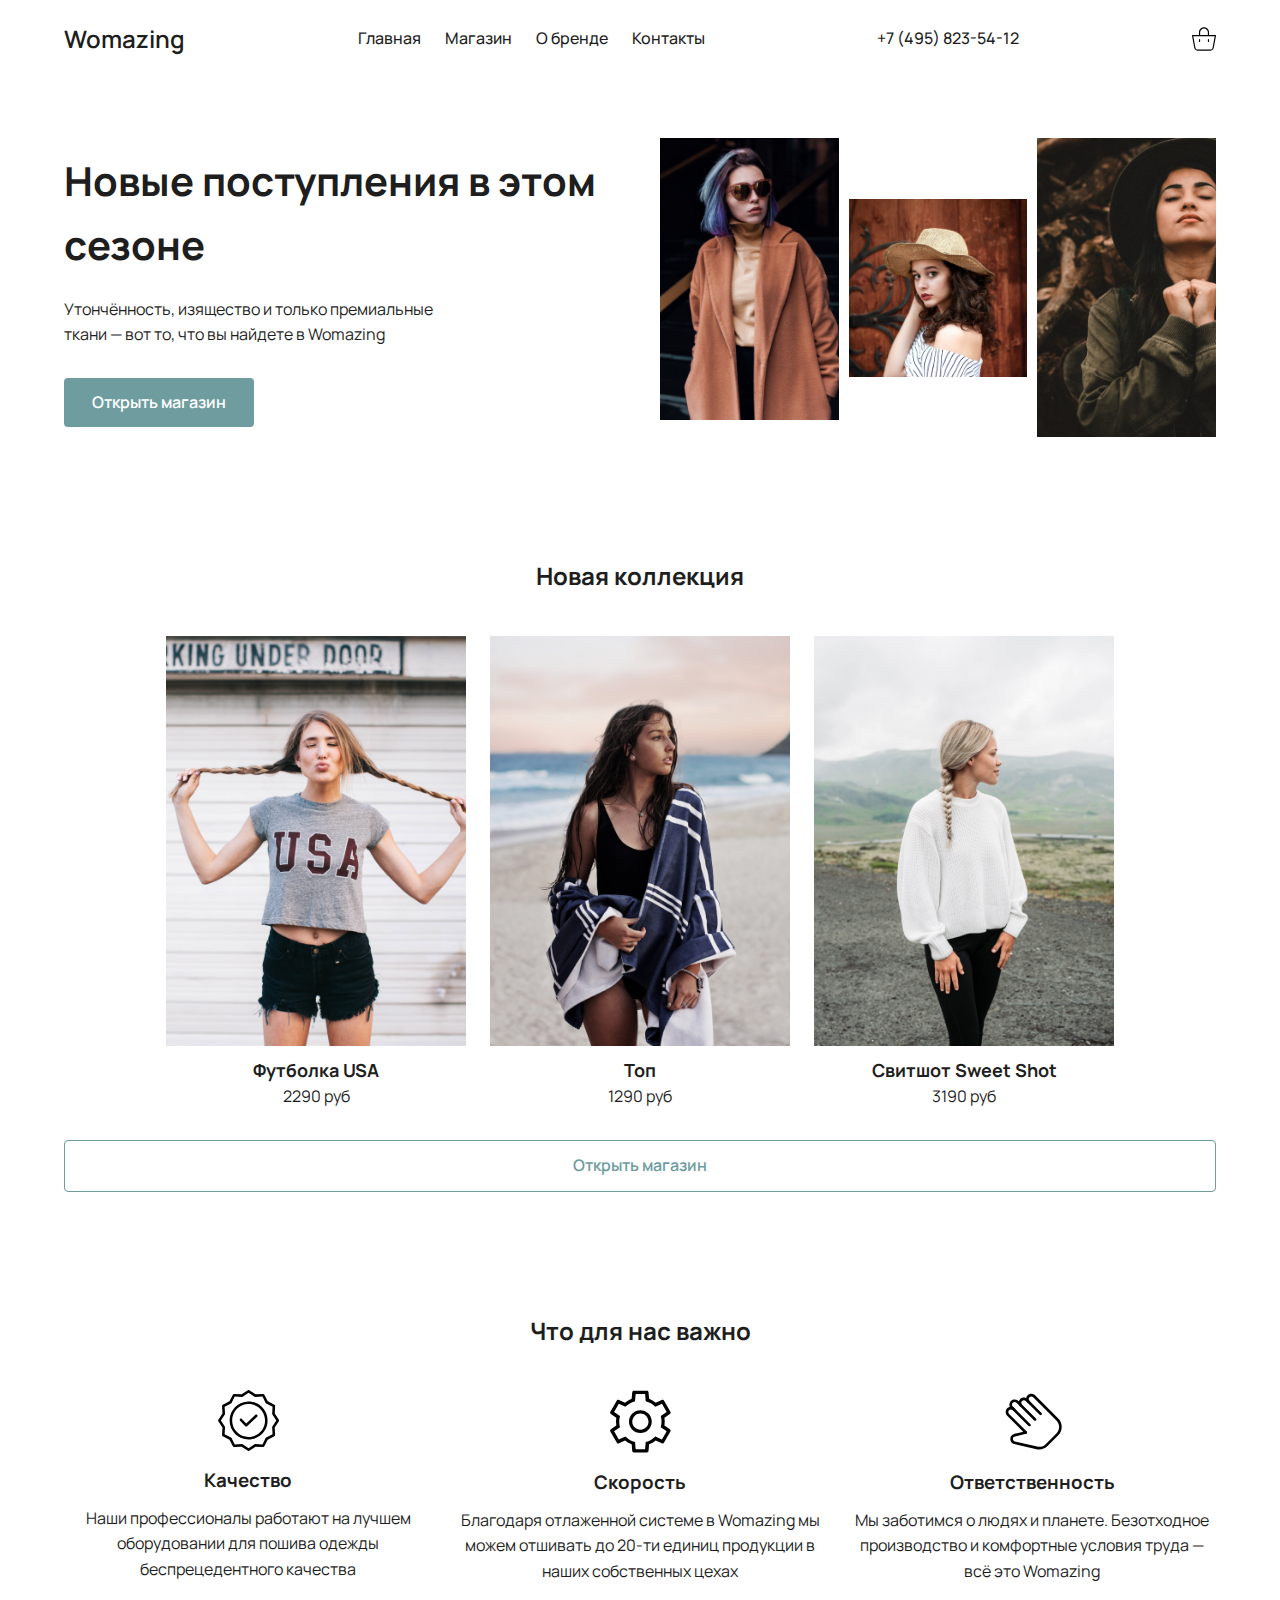
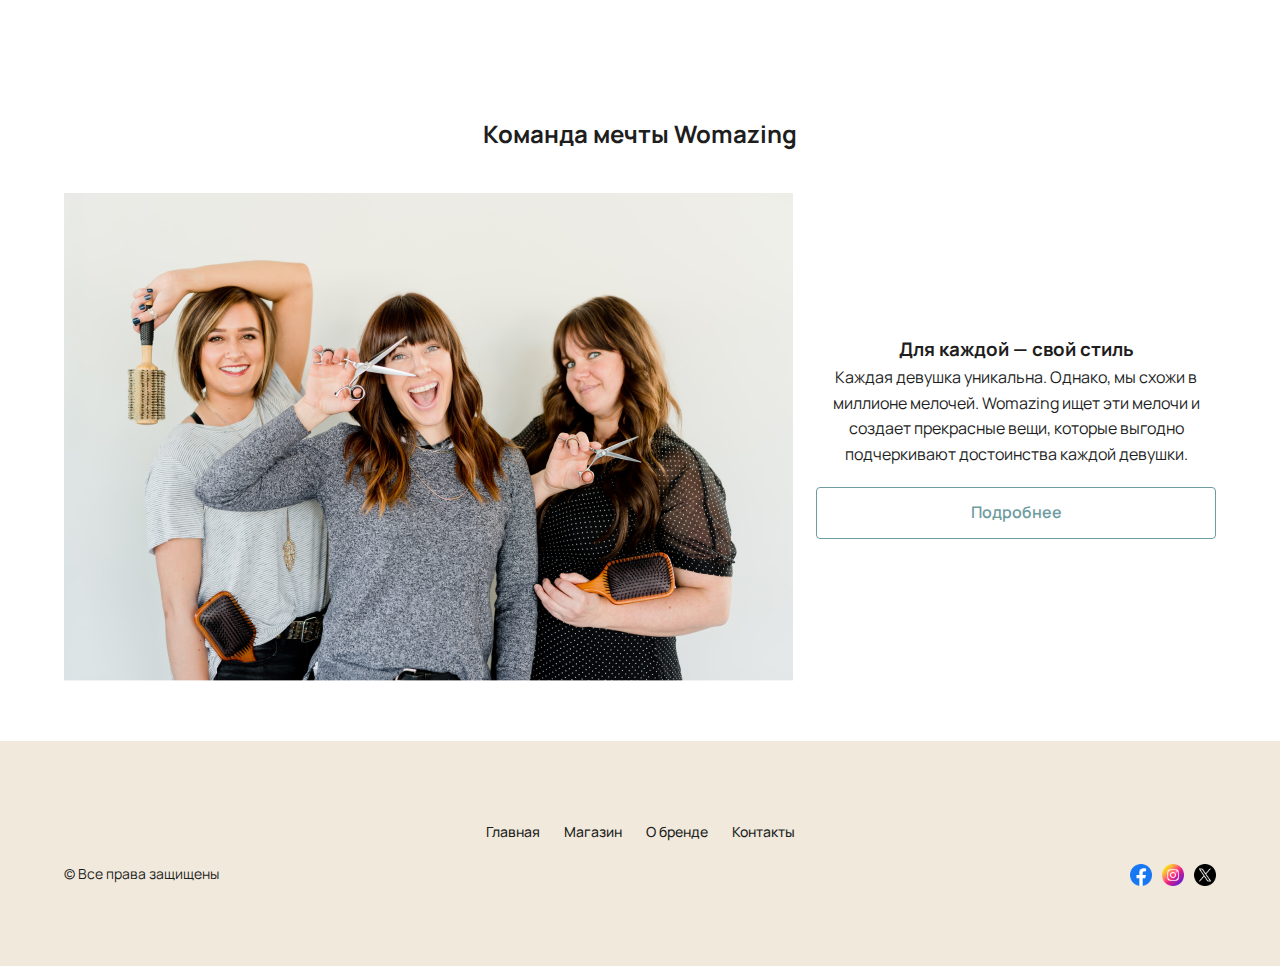
<file: index.html>
<!DOCTYPE html>
<html lang="ru">
  <head>
    <meta charset="UTF-8" />
    <meta name="viewport" content="width=device-width, initial-scale=1.0" />
    <title>Womazing Home</title>
    <link rel="preconnect" href="https://fonts.googleapis.com" />
    <link rel="preconnect" href="https://fonts.gstatic.com" crossorigin />
    <link
      href="https://fonts.googleapis.com/css2?family=Manrope:wght@400;600&display=swap"
      rel="stylesheet"
    />
    <link rel="stylesheet" href="style.css" />
  </head>
  <body>
    <header class="header container">
      <div class="header__logo">Womazing</div>
      <nav class="header__nav">
        <a href="index.html" class="nav__link">Главная</a>
        <a href="shop.html" class="nav__link">Магазин</a>
        <a href="aboutbrand.html" class="nav__link">О бренде</a>
        <a href="contacts.html" class="nav__link">Контакты</a>
      </nav>
      <div class="burger">
        <span></span>
        <span></span>
        <span></span>
      </div>
      <div class="header__phone">
        <a href="tel:+74958235412">+7 (495) 823-54-12</a>
      </div>
      <div class="header__bag">
        <a href="cart.html"><img src="images/cart.svg" alt="Корзина" /></a>
      </div>
    </header>

    <section class="hero container">
      <div class="hero__text">
        <h1>Новые поступления в этом сезоне</h1>
        <p>
          Утончённость, изящество и только премиальные ткани — вот то, что вы
          найдете в Womazing
        </p>
        <a href="shop.html" class="btn btn--primary">Открыть магазин</a>
      </div>
      <div class="hero__images">
        <img src="images/primary.png" alt="Основное фото" />
        <img src="images/secondary.png" alt="Вторичное фото" />
        <img src="images/tertiary.png" alt="Третичное фото" />
      </div>
    </section>

    <section class="collection container">
      <h2>Новая коллекция</h2>
      <div class="collection__grid">
        <div class="product">
          <a href="shop.html" class="locatedshop">
            <img src="images/usa-girl.jpg" alt="Футболка USA" />
          </a>
          <h3>Футболка USA</h3>
          <p>2290 руб</p>
        </div>
        <div class="product">
          <a href="shop.html" class="locatedshop">
            <img src="images/sport-top.jpg" alt="Топ" />
          </a>
          <h3>Топ</h3>
          <p>1290 руб</p>
        </div>
        <div class="product">
          <a href="shop.html" class="locatedshop">
            <img src="images/sweatshirt.jpg" alt="Свитшот" />
          </a>
          <h3>Свитшот Sweet Shot</h3>
          <p>3190 руб</p>
        </div>
      </div>
      <a href="shop.html" class="btn btn--secondary">Открыть магазин</a>
    </section>

    <section class="values container">
      <h2>Что для нас важно</h2>
      <div class="values__grid">
        <div class="value">
          <div class="value__icon">
            <img src="images/icon1.svg" alt="Иконка" />
          </div>
          <h3>Качество</h3>
          <p>
            Наши профессионалы работают на лучшем оборудовании для пошива одежды
            беспрецедентного качества
          </p>
        </div>
        <div class="value">
          <div class="value__icon">
            <img src="images/icon2.svg" alt="Иконка" />
          </div>
          <h3>Скорость</h3>
          <p>
            Благодаря отлаженной системе в Womazing мы можем отшивать до 20-ти
            единиц продукции в наших собственных цехах
          </p>
        </div>
        <div class="value">
          <div class="value__icon">
            <img src="images/icon3.svg" alt="Иконка" />
          </div>
          <h3>Ответственность</h3>
          <p>
            Мы заботимся о людях и планете. Безотходное производство и
            комфортные условия труда — всё это Womazing
          </p>
        </div>
      </div>
    </section>

    <section class="team container">
      <h2>Команда мечты Womazing</h2>
      <div class="team__content">
        <img src="images/team.jpg" alt="Команда" />
        <div class="team__text">
          <h3>Для каждой — свой стиль</h3>
          <p>
            Каждая девушка уникальна. Однако, мы схожи в миллионе мелочей.
            Womazing ищет эти мелочи и создает прекрасные вещи, которые выгодно
            подчеркивают достоинства каждой девушки.
          </p>
          <a href="aboutbrand.html" class="btn btn--secondary">Подробнее</a>
        </div>
      </div>
    </section>

    <footer class="footer">
      <div class="container">
        <div class="footer__nav">
          <a href="index.html" class="nav__link">Главная</a>
          <a href="shop.html" class="nav__link">Магазин</a>
          <a href="aboutbrand.html" class="nav__link">О бренде</a>
          <a href="contacts.html" class="nav__link">Контакты</a>
        </div>
        <div class="footer__info">
          <p>© Все права защищены</p>
          <div class="footer__socials">
            <a href="#">
              <img
                src="images/facebook.png"
                class="sotial_icon"
                alt="Facebook"
              />
            </a>
            <a href="#">
              <img src="images/instagram.png" class="sotial_icon" alt="IG" />
            </a>
            <a href="#">
              <img src="images/twitter.png" class="sotial_icon" alt="Twitter" />
            </a>
          </div>
        </div>
      </div>
    </footer>

    <script src="burger.js"></script>
  </body>
</html>
</file>
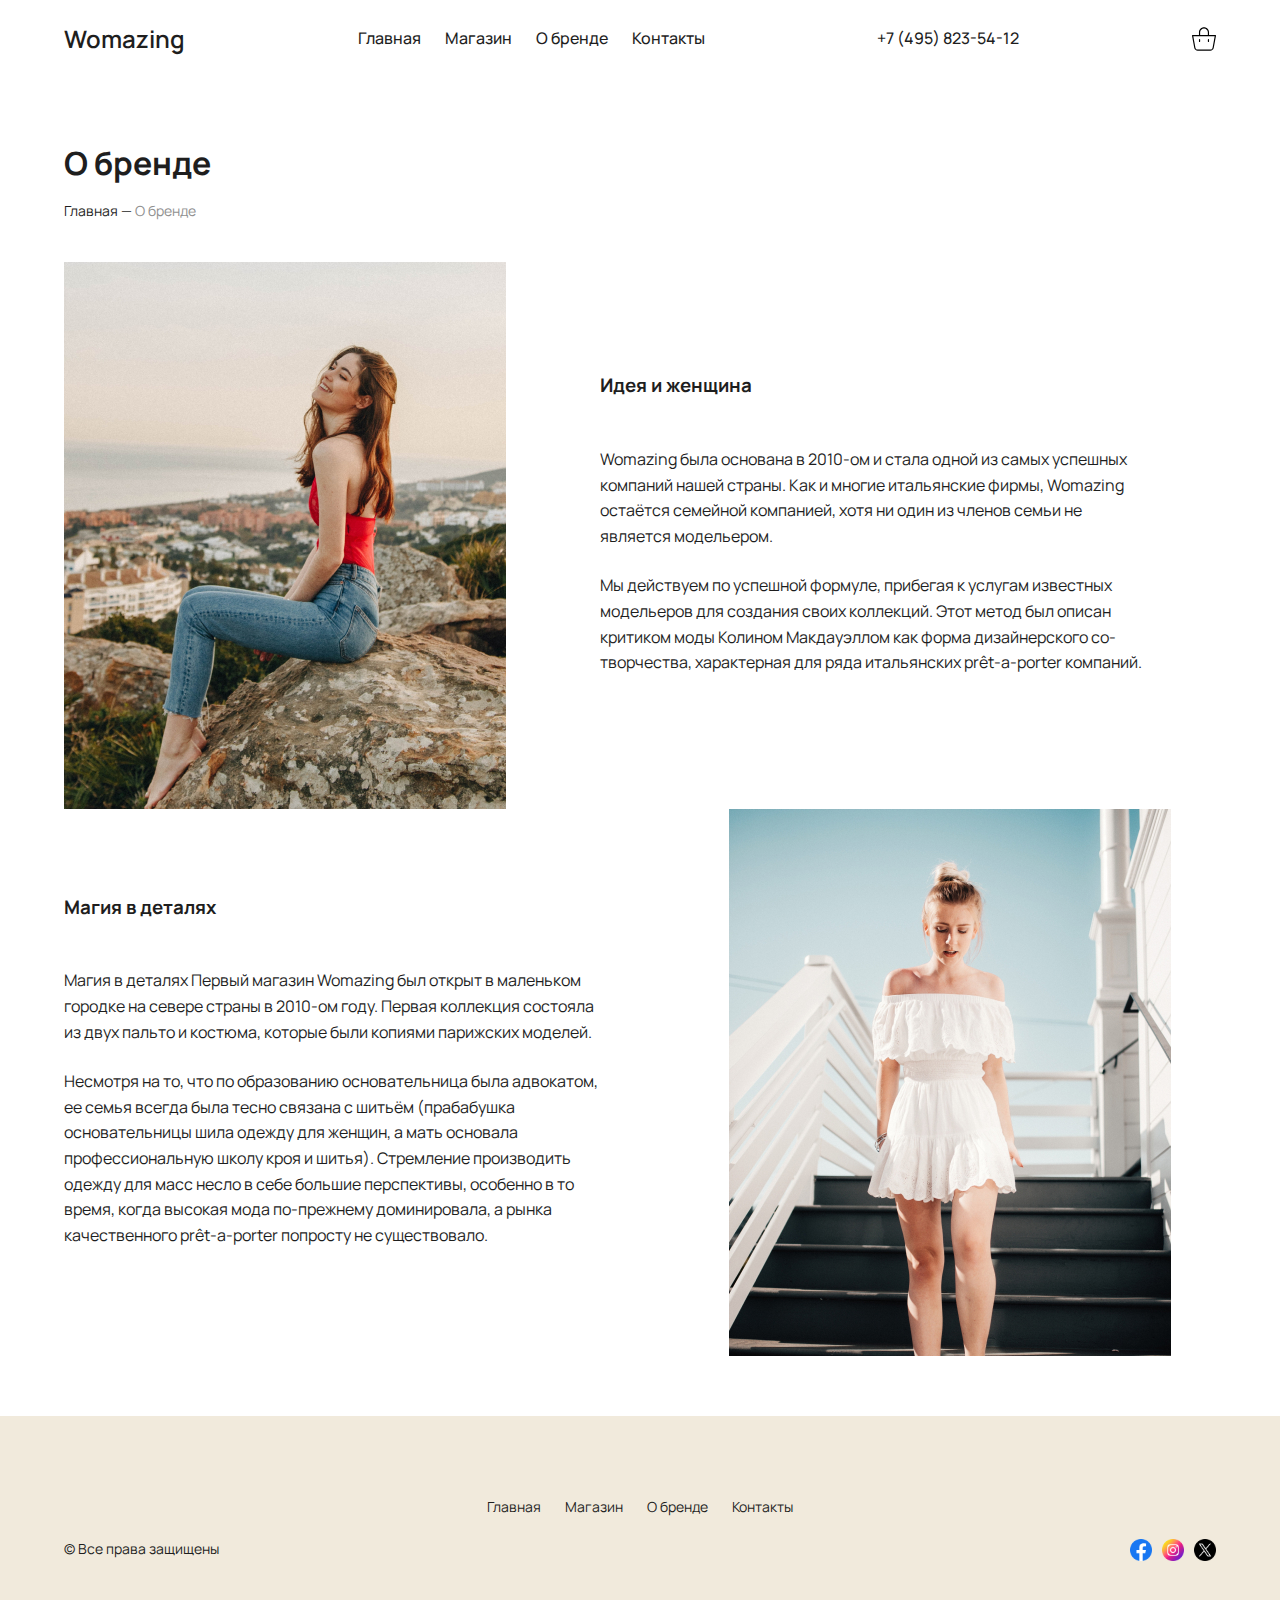
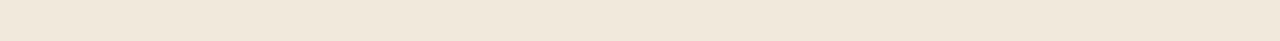
<file: aboutbrand.html>
<!DOCTYPE html>
<html lang="ru">
  <head>
    <meta charset="UTF-8" />
    <meta name="viewport" content="width=device-width, initial-scale=1.0" />
    <title>Womazing Home</title>
    <link rel="preconnect" href="https://fonts.googleapis.com" />
    <link rel="preconnect" href="https://fonts.gstatic.com" crossorigin />
    <link
      href="https://fonts.googleapis.com/css2?family=Manrope:wght@400;600&display=swap"
      rel="stylesheet"
    />
    <link rel="stylesheet" href="aboutbrand.css" />
  </head>
  <body>
    <header class="header container">
      <div class="header__logo">Womazing</div>
      <nav class="header__nav">
        <a href="index.html" class="nav__link">Главная</a>
        <a href="shop.html" class="nav__link">Магазин</a>
        <a href="aboutbrand.html" class="nav__link">О бренде</a>
        <a href="contacts.html" class="nav__link">Контакты</a>
      </nav>
      <div class="burger">
        <span></span>
        <span></span>
        <span></span>
      </div>
      <div class="header__phone">
        <a href="tel:+74958235412">+7 (495) 823-54-12</a>
      </div>
      <div class="header__bag">
        <a href="cart.html"><img src="images/cart.svg" alt="Корзина" /></a>
      </div>
    </header>

    <main class="container">
      <h1 class="heading--primary">О бренде</h1>
      <div class="breadcrumbs">Главная — <span>О бренде</span></div>

      <div class="content__up">
        <div class="content__image">
          <img src="images/womansidea.jpg" alt="Идея и женщина" />
        </div>
        <div class="content__text">
          <h3>Идея и женщина</h3>
          <p>
            Womazing была основана в 2010-ом и стала одной из самых успешных
            компаний нашей страны. Как и многие итальянские фирмы, Womazing
            остаётся семейной компанией, хотя ни один из членов семьи не
            является модельером.
          </p>
          <p>
            Мы действуем по успешной формуле, прибегая к услугам известных
            модельеров для создания своих коллекций. Этот метод был описан
            критиком моды Колином Макдауэллом как форма дизайнерского
            со-творчества, характерная для ряда итальянских prêt-a-porter
            компаний.
          </p>
        </div>
      </div>
      <div class="content__down">
        <div class="content__text">
          <h3>Магия в деталях</h3>
          <p>
            Магия в деталях Первый магазин Womazing был открыт в маленьком
            городке на севере страны в 2010-ом году. Первая коллекция состояла
            из двух пальто и костюма, которые были копиями парижских моделей.
          </p>
          <p>
            Несмотря на то, что по образованию основательница была адвокатом, ее
            семья всегда была тесно связана с шитьём (прабабушка основательницы
            шила одежду для женщин, а мать основала профессиональную школу кроя
            и шитья). Стремление производить одежду для масс несло в себе
            большие перспективы, особенно в то время, когда высокая мода
            по-прежнему доминировала, а рынка качественного prêt-a-porter
            попросту не существовало.
          </p>
        </div>
        <div class="content__image">
          <img src="images/magindetails.jpg" alt="Магия в деталях" />
        </div>
      </div>
    </main>

    <footer class="footer">
      <div class="container">
        <div class="footer__nav">
          <a href="#">Главная</a>
          <a href="#">Магазин</a>
          <a href="#">О бренде</a>
          <a href="#">Контакты</a>
        </div>
        <div class="footer__info">
          <p>© Все права защищены</p>
          <div class="footer__socials">
            <a href="#">
              <img
                src="images/facebook.png"
                class="sotial_icon"
                alt="Facebook"
              />
            </a>
            <a href="#">
              <img src="images/instagram.png" class="sotial_icon" alt="IG" />
            </a>
            <a href="#">
              <img src="images/twitter.png" class="sotial_icon" alt="Twitter" />
            </a>
          </div>
        </div>
      </div>
    </footer>

    <script src="burger.js"></script>
  </body>
</html>
</file>
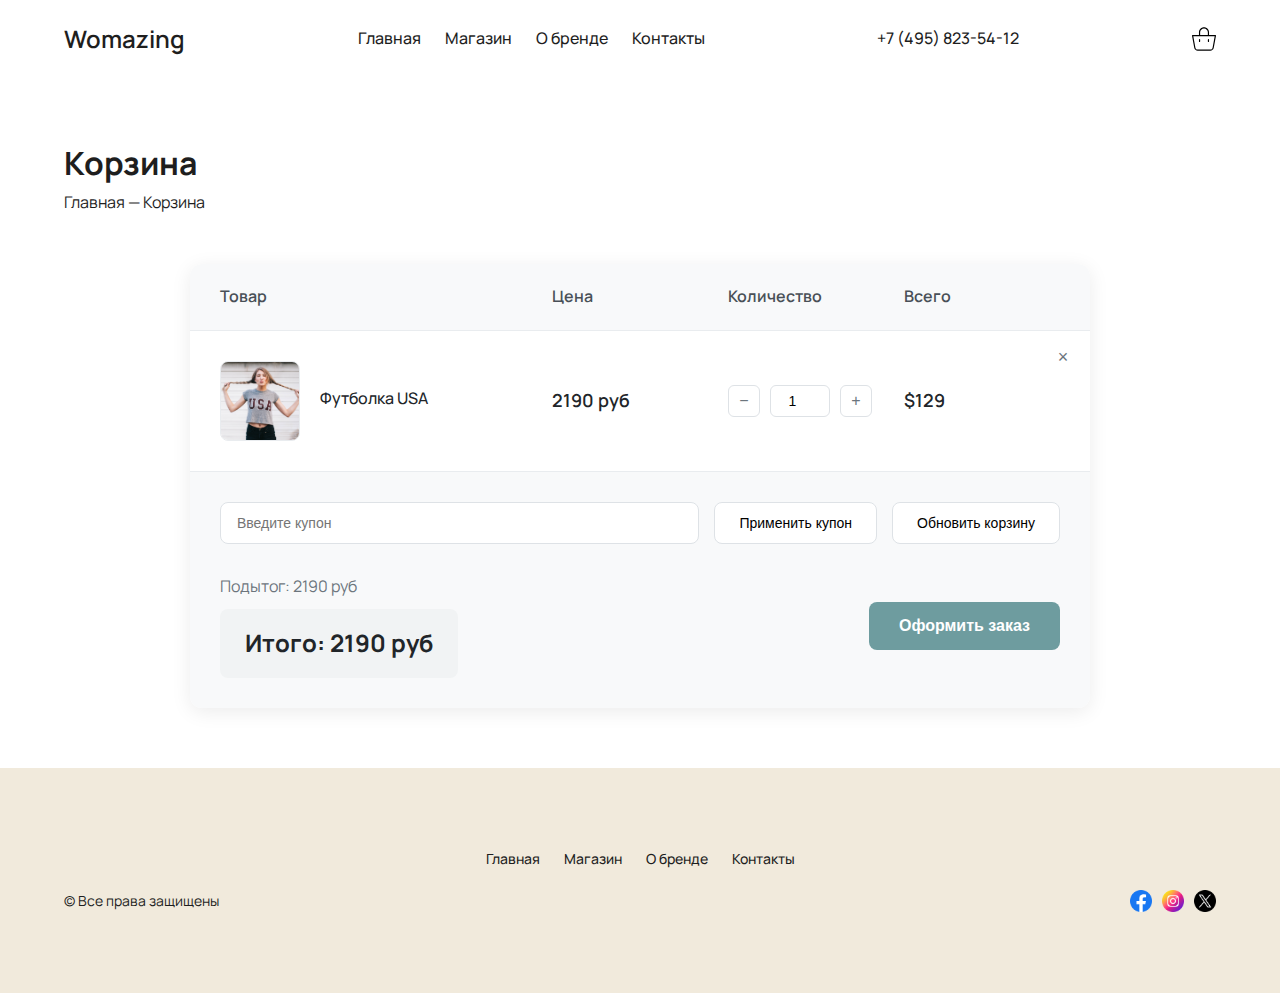
<file: cart.html>
<!DOCTYPE html>
<html lang="ru">
  <head>
    <meta charset="UTF-8" />
    <meta name="viewport" content="width=device-width, initial-scale=1.0" />
    <title>Womazing Home</title>
    <link rel="preconnect" href="https://fonts.googleapis.com" />
    <link rel="preconnect" href="https://fonts.gstatic.com" crossorigin />
    <link
      href="https://fonts.googleapis.com/css2?family=Manrope:wght@400;600&display=swap"
      rel="stylesheet"
    />
    <link rel="stylesheet" href="cart.css" />
  </head>
  <body>
    <header class="header container">
      <div class="header__logo">Womazing</div>
      <nav class="header__nav">
        <a href="index.html" class="nav__link">Главная</a>
        <a href="shop.html" class="nav__link">Магазин</a>
        <a href="aboutbrand.html" class="nav__link">О бренде</a>
        <a href="contacts.html" class="nav__link">Контакты</a>
      </nav>
      <div class="burger">
        <span></span>
        <span></span>
        <span></span>
      </div>
      <div class="header__phone">
        <a href="tel:+74958235412">+7 (495) 823-54-12</a>
      </div>
      <div class="header__bag">
        <a href="cart.html"><img src="images/cart.svg" alt="Корзина" /></a>
      </div>
    </header>

    <main class="container">
      <div class="container__header">
        <h1 class="heading--primary">Корзина</h1>
        <div class="breadcrumbs">Главная — <span>Корзина</span></div>
      </div>

      <div class="cart-container">
        <div class="cart-header">
          <div>Товар</div>
          <div>Цена</div>
          <div>Количество</div>
          <div class="header-total">Всего</div>
        </div>

        <div class="cart-item" data-item-id="1">
          <button
            class="remove-btn"
            onclick="removeItem(1)"
            title="Удалить товар"
          >
            ×
          </button>

          <div class="product-info">
            <img
              src="images/usa-girl.jpg"
              alt="Футболка USA"
              class="product-image"
            />
            <div class="product-details">
              <h3>Футболка USA</h3>
            </div>
          </div>

          <div class="product-price">2190 руб</div>

          <div class="quantity-controls">
            <button class="quantity-btn" onclick="decreaseQuantity(1)">
              −
            </button>
            <input
              type="number"
              class="quantity-input"
              value="1"
              min="1"
              id="quantity-1"
              onchange="updateQuantity(1)"
            />
            <button class="quantity-btn" onclick="increaseQuantity(1)">
              +
            </button>
          </div>

          <div class="total-price" id="total-1">$129</div>

          <!-- Мобильная версия -->
          <div class="mobile-row" style="display: none">
            <span class="mobile-label">Цена:</span>
            <span class="product-price">$129</span>
          </div>
          <div class="mobile-row" style="display: none">
            <span class="mobile-label">Всего:</span>
            <span class="total-price">2190 руб</span>
          </div>
        </div>

        <div class="cart-actions">
          <div class="coupon-section">
            <input
              type="text"
              class="coupon-input"
              placeholder="Введите купон"
            />
            <button class="coupon-btn">Применить купон</button>
            <button class="update-btn">Обновить корзину</button>
          </div>

          <div class="cart-summary">
            <div class="summary-info">
              <div class="subtotal">
                Подытог: <span id="subtotal">2190 руб</span>
              </div>
              <div class="total">Итого: <span id="total">2190 руб</span></div>
            </div>
            <a href="checkout.html">
              <button class="checkout-btn">Оформить заказ</button>
            </a>
          </div>
        </div>
      </div>
    </main>

    <footer class="footer">
      <div class="container">
        <div class="footer__nav">
          <a href="index.html" class="nav__link">Главная</a>
          <a href="shop.html" class="nav__link">Магазин</a>
          <a href="aboutbrand.html" class="nav__link">О бренде</a>
          <a href="contacts.html" class="nav__link">Контакты</a>
        </div>
        <div class="footer__info">
          <p>© Все права защищены</p>
          <div class="footer__socials">
            <a href="#">
              <img
                src="images/facebook.png"
                class="sotial_icon"
                alt="Facebook"
              />
            </a>
            <a href="#">
              <img src="images/instagram.png" class="sotial_icon" alt="IG" />
            </a>
            <a href="#">
              <img src="images/twitter.png" class="sotial_icon" alt="Twitter" />
            </a>
          </div>
        </div>
      </div>
    </footer>

    <script src="burger.js"></script>
    <script src="cart.js"></script>
  </body>
</html>
</file>
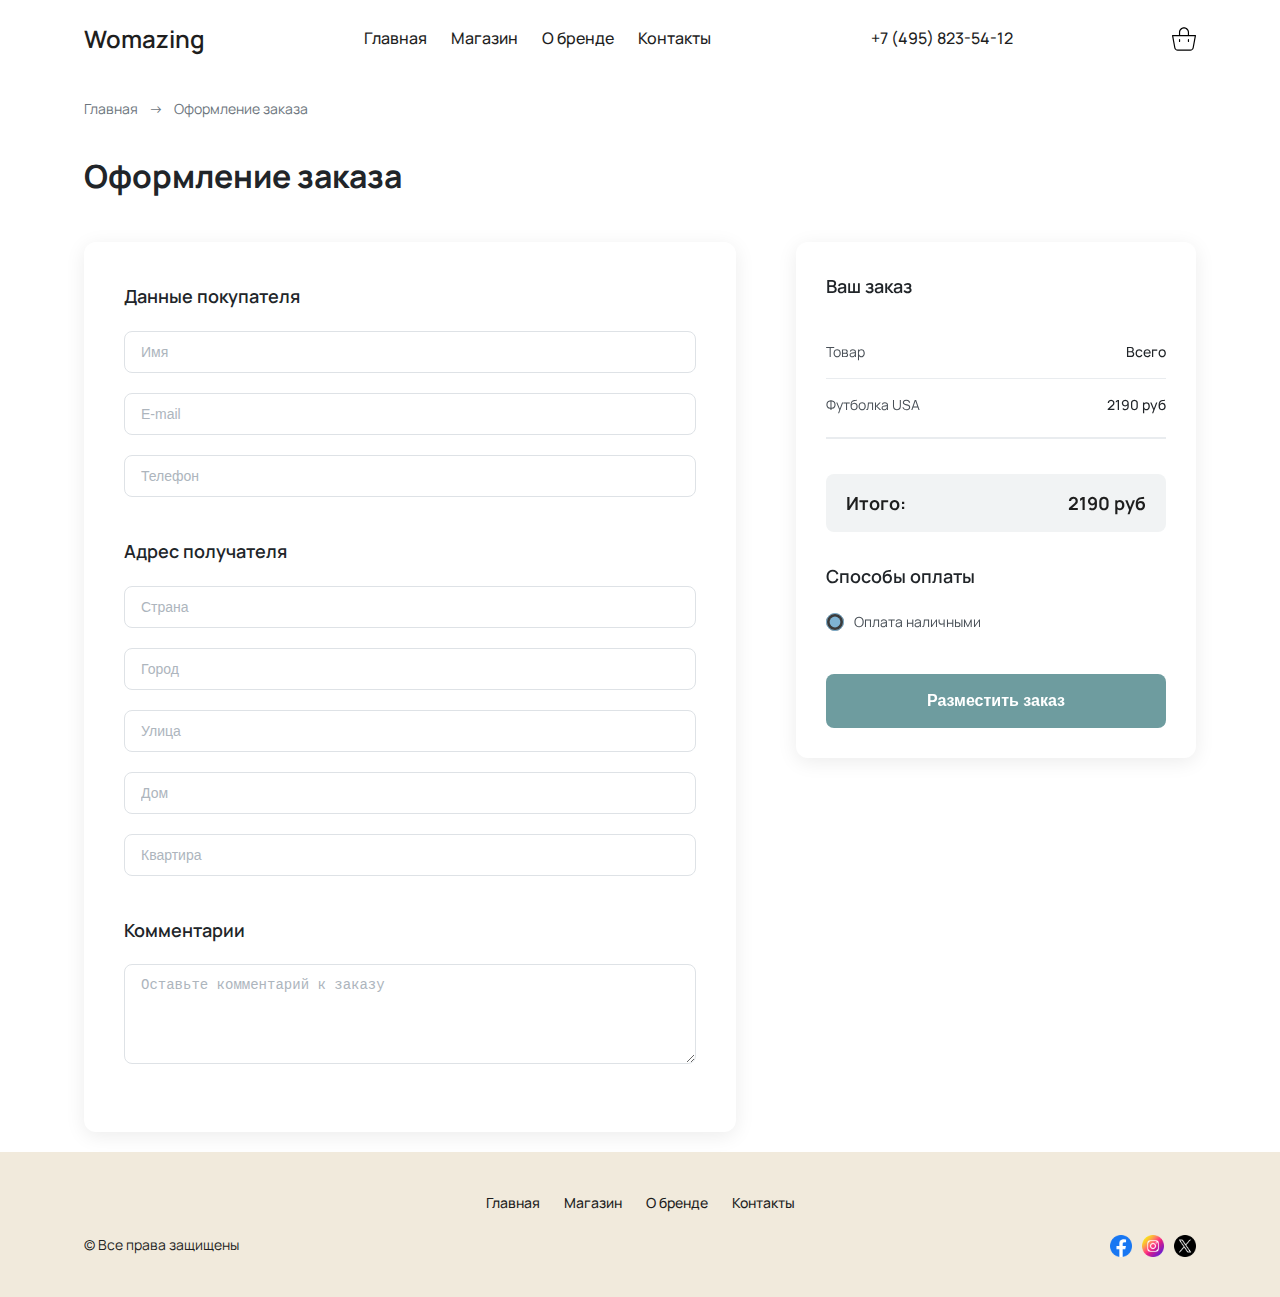
<file: checkout.html>
<!DOCTYPE html>
<html lang="ru">
  <head>
    <meta charset="UTF-8" />
    <meta name="viewport" content="width=device-width, initial-scale=1.0" />
    <title>Womazing Home</title>
    <link rel="preconnect" href="https://fonts.googleapis.com" />
    <link rel="preconnect" href="https://fonts.gstatic.com" crossorigin />
    <link
      href="https://fonts.googleapis.com/css2?family=Manrope:wght@400;600&display=swap"
      rel="stylesheet"
    />
    <link rel="stylesheet" href="checkout.css" />
  </head>
  <body>
    <header class="header container">
      <div class="header__logo">Womazing</div>
      <nav class="header__nav">
        <a href="index.html" class="nav__link">Главная</a>
        <a href="shop.html" class="nav__link">Магазин</a>
        <a href="aboutbrand.html" class="nav__link">О бренде</a>
        <a href="contacts.html" class="nav__link">Контакты</a>
      </nav>
      <div class="burger">
        <span></span>
        <span></span>
        <span></span>
      </div>
      <div class="header__phone">
        <a href="tel:+74958235412">+7 (495) 823-54-12</a>
      </div>
      <div class="header__bag">
        <a href="cart.html"><img src="images/cart.svg" alt="Корзина" /></a>
      </div>
    </header>

    <div class="container">
      <!-- Хлебные крошки -->
      <nav class="breadcrumb">
        <a href="#">Главная</a>
        <span class="breadcrumb-separator">→</span>
        <span>Оформление заказа</span>
      </nav>

      <!-- Заголовок страницы -->
      <h1 class="page-title">Оформление заказа</h1>

      <!-- Основной контент -->
      <div class="checkout-layout">
        <!-- Форма оформления заказа -->
        <div class="checkout-form">
          <!-- Данные покупателя -->
          <div class="form-section">
            <h2 class="section-title">Данные покупателя</h2>
            <div class="form-group">
              <input
                type="text"
                class="form-input"
                placeholder="Имя"
                required
              />
            </div>
            <div class="form-group">
              <input
                type="email"
                class="form-input"
                placeholder="E-mail"
                required
              />
            </div>
            <div class="form-group">
              <input
                type="tel"
                class="form-input"
                placeholder="Телефон"
                required
              />
            </div>
          </div>

          <!-- Адрес получателя -->
          <div class="form-section">
            <h2 class="section-title">Адрес получателя</h2>
            <div class="form-group">
              <input
                type="text"
                class="form-input"
                placeholder="Страна"
                required
              />
            </div>
            <div class="form-group">
              <input
                type="text"
                class="form-input"
                placeholder="Город"
                required
              />
            </div>
            <div class="form-group">
              <input
                type="text"
                class="form-input"
                placeholder="Улица"
                required
              />
            </div>
            <div class="form-group">
              <input
                type="text"
                class="form-input"
                placeholder="Дом"
                required
              />
            </div>
            <div class="form-group">
              <input type="text" class="form-input" placeholder="Квартира" />
            </div>
          </div>

          <!-- Комментарии -->
          <div class="form-section">
            <h2 class="section-title">Комментарии</h2>
            <div class="form-group">
              <textarea
                class="form-input form-textarea"
                placeholder="Оставьте комментарий к заказу"
              ></textarea>
            </div>
          </div>
        </div>

        <!-- Сводка заказа -->
        <div class="order-summary">
          <h2 class="summary-title">Ваш заказ</h2>

          <!-- Товары -->
          <div class="order-items">
            <div class="order-item">
              <span class="item-name">Товар</span>
              <span class="item-price">Всего</span>
            </div>
            <div class="order-item">
              <span class="item-name">Футболка USA</span>
              <span class="item-price">2190 руб</span>
            </div>
          </div>

          <!-- Итого -->
          <div class="order-total">
            <div class="total-row">
              <span>Итого:</span>
              <span>2190 руб</span>
            </div>
          </div>

          <!-- Способы оплаты -->
          <div class="payment-section">
            <h3 class="section-title">Способы оплаты</h3>
            <div class="payment-method">
              <input
                type="radio"
                id="cash"
                name="payment"
                value="cash"
                class="payment-radio"
                checked
              />
              <label for="cash" class="payment-label">Оплата наличными</label>
            </div>
          </div>

          <!-- Кнопка оформления -->
          <a href="success.html">
            <button class="place-order-btn" onclick="placeOrder()">
              Разместить заказ
            </button>
          </a>
        </div>
      </div>
    </div>

    <footer class="footer">
      <div class="container">
        <div class="footer__nav">
          <a href="index.html" class="nav__link">Главная</a>
          <a href="shop.html" class="nav__link">Магазин</a>
          <a href="aboutbrand.html" class="nav__link">О бренде</a>
          <a href="contacts.html" class="nav__link">Контакты</a>
        </div>
        <div class="footer__info">
          <p>© Все права защищены</p>
          <div class="footer__socials">
            <a href="#">
              <img
                src="images/facebook.png"
                class="sotial_icon"
                alt="Facebook"
              />
            </a>
            <a href="#">
              <img src="images/instagram.png" class="sotial_icon" alt="IG" />
            </a>
            <a href="#">
              <img src="images/twitter.png" class="sotial_icon" alt="Twitter" />
            </a>
          </div>
        </div>
      </div>
    </footer>

    <script src="burger.js"></script>
    <script src="checkout.js"></script>
  </body>
</html>
</file>
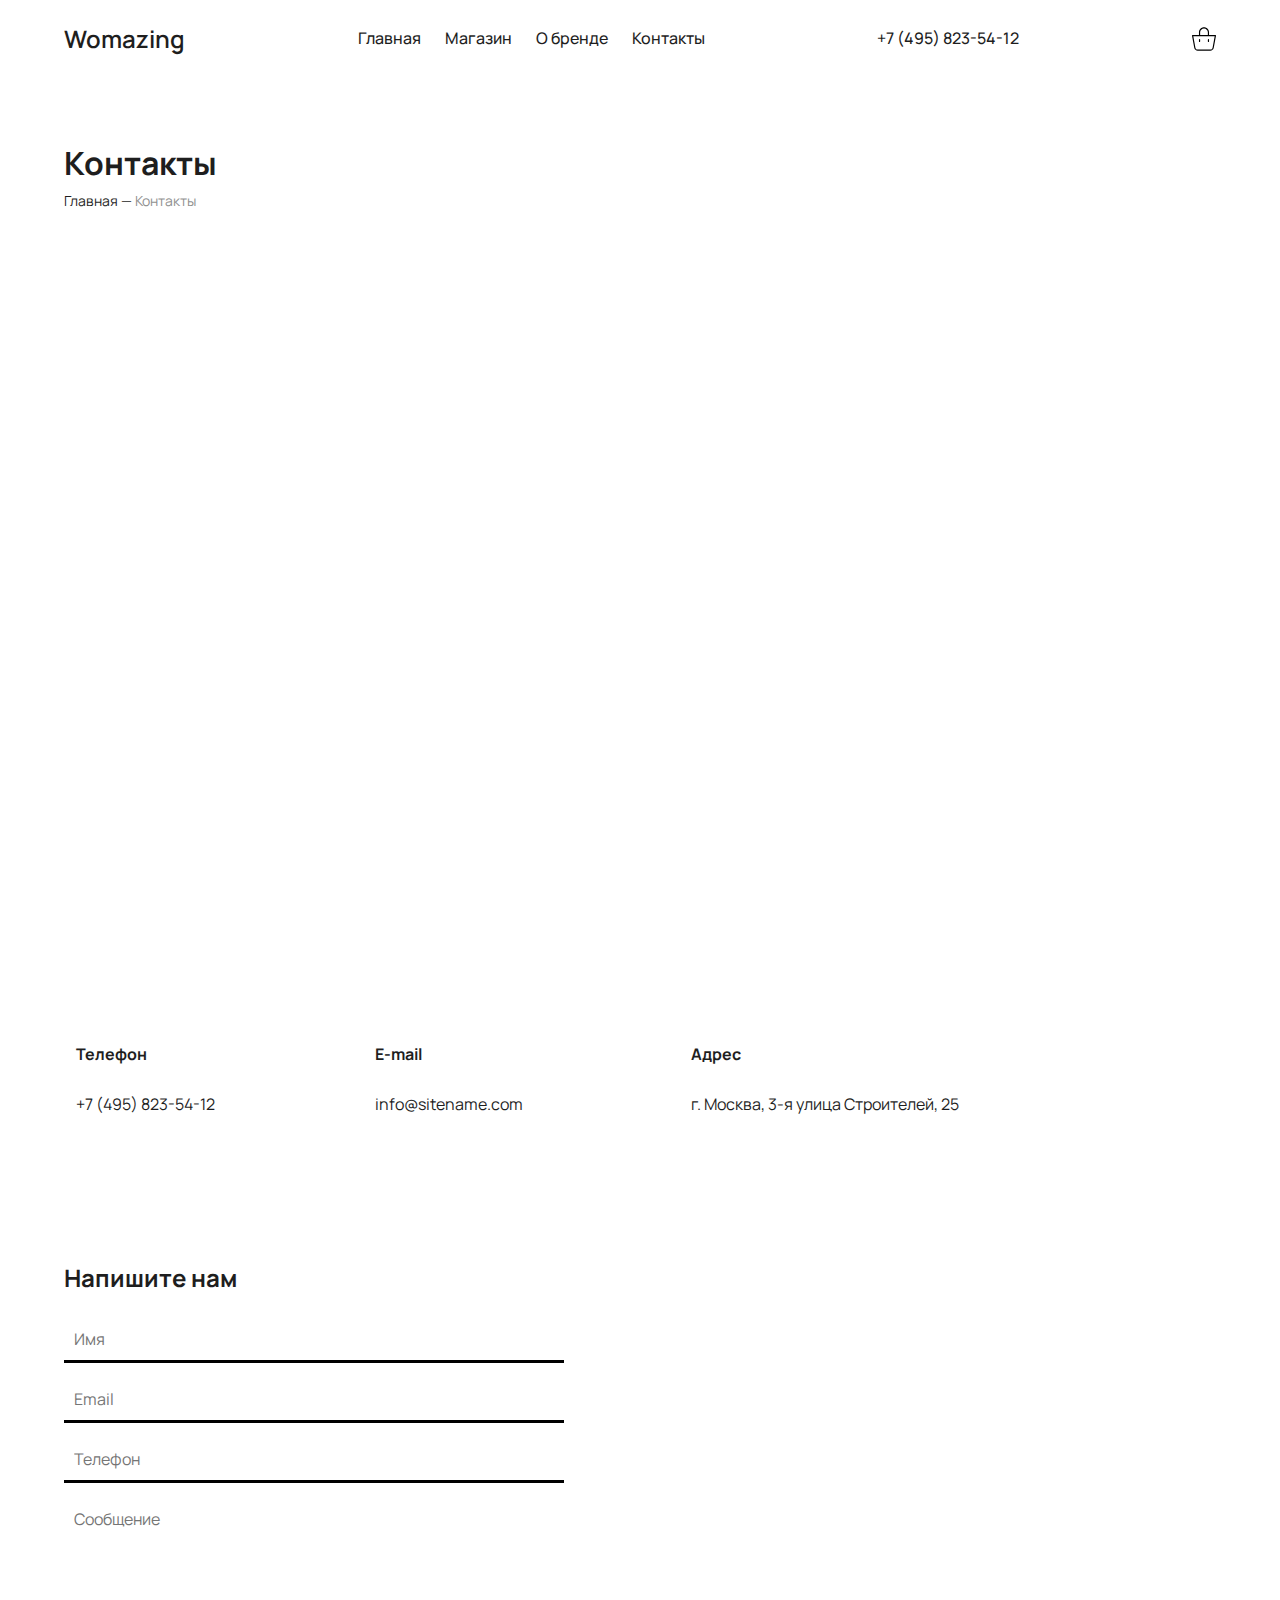
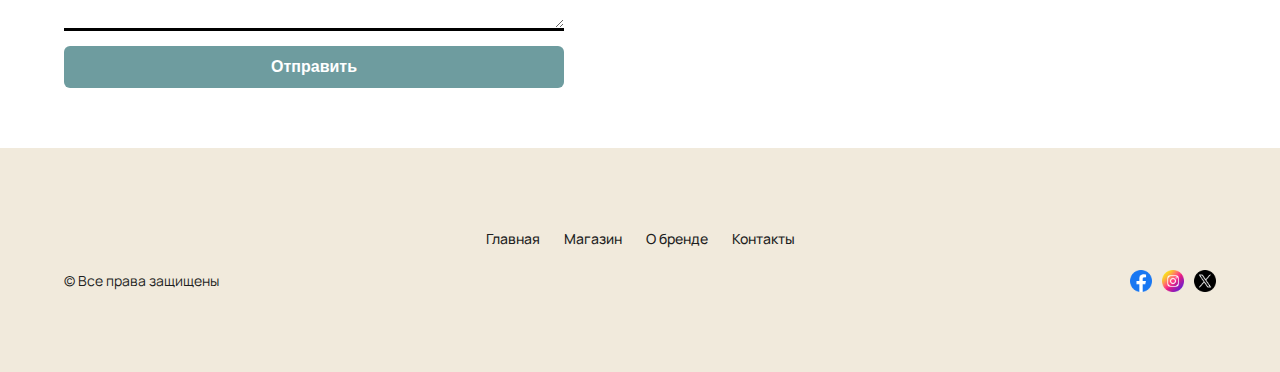
<file: contacts.html>
<!DOCTYPE html>
<html lang="ru">
  <head>
    <meta charset="UTF-8" />
    <meta name="viewport" content="width=device-width, initial-scale=1.0" />
    <title>Womazing Home</title>
    <link rel="preconnect" href="https://fonts.googleapis.com" />
    <link rel="preconnect" href="https://fonts.gstatic.com" crossorigin />
    <link
      href="https://fonts.googleapis.com/css2?family=Manrope:wght@400;600&display=swap"
      rel="stylesheet"
    />
    <link rel="stylesheet" href="contacts.css" />
  </head>
  <body>
    <header class="header container">
      <div class="header__logo">Womazing</div>
      <nav class="header__nav">
        <a href="index.html" class="nav__link">Главная</a>
        <a href="shop.html" class="nav__link">Магазин</a>
        <a href="aboutbrand.html" class="nav__link">О бренде</a>
        <a href="contacts.html" class="nav__link">Контакты</a>
      </nav>
      <div class="burger">
        <span></span>
        <span></span>
        <span></span>
      </div>
      <div class="header__phone">
        <a href="tel:+74958235412">+7 (495) 823-54-12</a>
      </div>
      <div class="header__bag">
        <a href="cart.html"><img src="images/cart.svg" alt="Корзина" /></a>
      </div>
    </header>

    <main class="container">
      <h1 class="heading--primary">Контакты</h1>
      <div class="breadcrumbs">Главная — <span>Контакты</span></div>

      <div class="map">
        <iframe
          src="https://www.google.com/maps/embed?pb=!1m18!1m12!1m3!1d2249.2751453296087!2d37.53384807595434!3d55.68420399727379!2m3!1f0!2f0!3f0!3m2!1i1024!2i768!4f13.1!3m3!1m2!1s0x46b54cf10fe7d1cd%3A0xec17e8e231b3598c!2z0YPQuy4g0KHRgtGA0L7QuNGC0LXQu9C10LksIDPQkSwgMjUsINCc0L7RgdC60LLQsCwg0KDQvtGB0YHQuNGPLCAxMTkyNjE!5e0!3m2!1sru!2skz!4v1752257408534!5m2!1sru!2skz"
          width="600"
          height="450"
          style="border: 0"
          allowfullscreen=""
          loading="lazy"
          referrerpolicy="no-referrer-when-downgrade"
        ></iframe>
      </div>

      <div class="contacts">
        <table>
          <thead>
            <tr>
              <th>Телефон</th>
              <th>E-mail</th>
              <th>Адрес</th>
            </tr>
          </thead>
          <tbody>
            <tr>
              <td><a href="tel:+74958235412">+7 (495) 823-54-12</a></td>
              <td><a href="mailto:info@sitename.com">info@sitename.com</a></td>
              <td>г. Москва, 3-я улица Строителей, 25</td>
            </tr>
          </tbody>
        </table>
      </div>

      <div class="form">
        <h2 class="form-title">Напишите нам</h2>
        <form class="contact-form" action="#" method="post">
          <input type="text" name="name" placeholder="Имя" required />
          <input type="email" name="email" placeholder="Email" required />
          <input type="tel" name="phone" placeholder="Телефон" />
          <textarea
            name="message"
            rows="5"
            placeholder="Сообщение"
            required
          ></textarea>
          <button type="submit">Отправить</button>
        </form>
      </div>
    </main>

    <footer class="footer">
      <div class="container">
        <div class="footer__nav">
          <a href="index.html" class="nav__link">Главная</a>
          <a href="shop.html" class="nav__link">Магазин</a>
          <a href="aboutbrand.html" class="nav__link">О бренде</a>
          <a href="contacts.html" class="nav__link">Контакты</a>
        </div>
        <div class="footer__info">
          <p>© Все права защищены</p>
          <div class="footer__socials">
            <a href="#">
              <img
                src="images/facebook.png"
                class="sotial_icon"
                alt="Facebook"
              />
            </a>
            <a href="#">
              <img src="images/instagram.png" class="sotial_icon" alt="IG" />
            </a>
            <a href="#">
              <img src="images/twitter.png" class="sotial_icon" alt="Twitter" />
            </a>
          </div>
        </div>
      </div>
    </footer>

    <script src="burger.js"></script>
  </body>
</html>
</file>
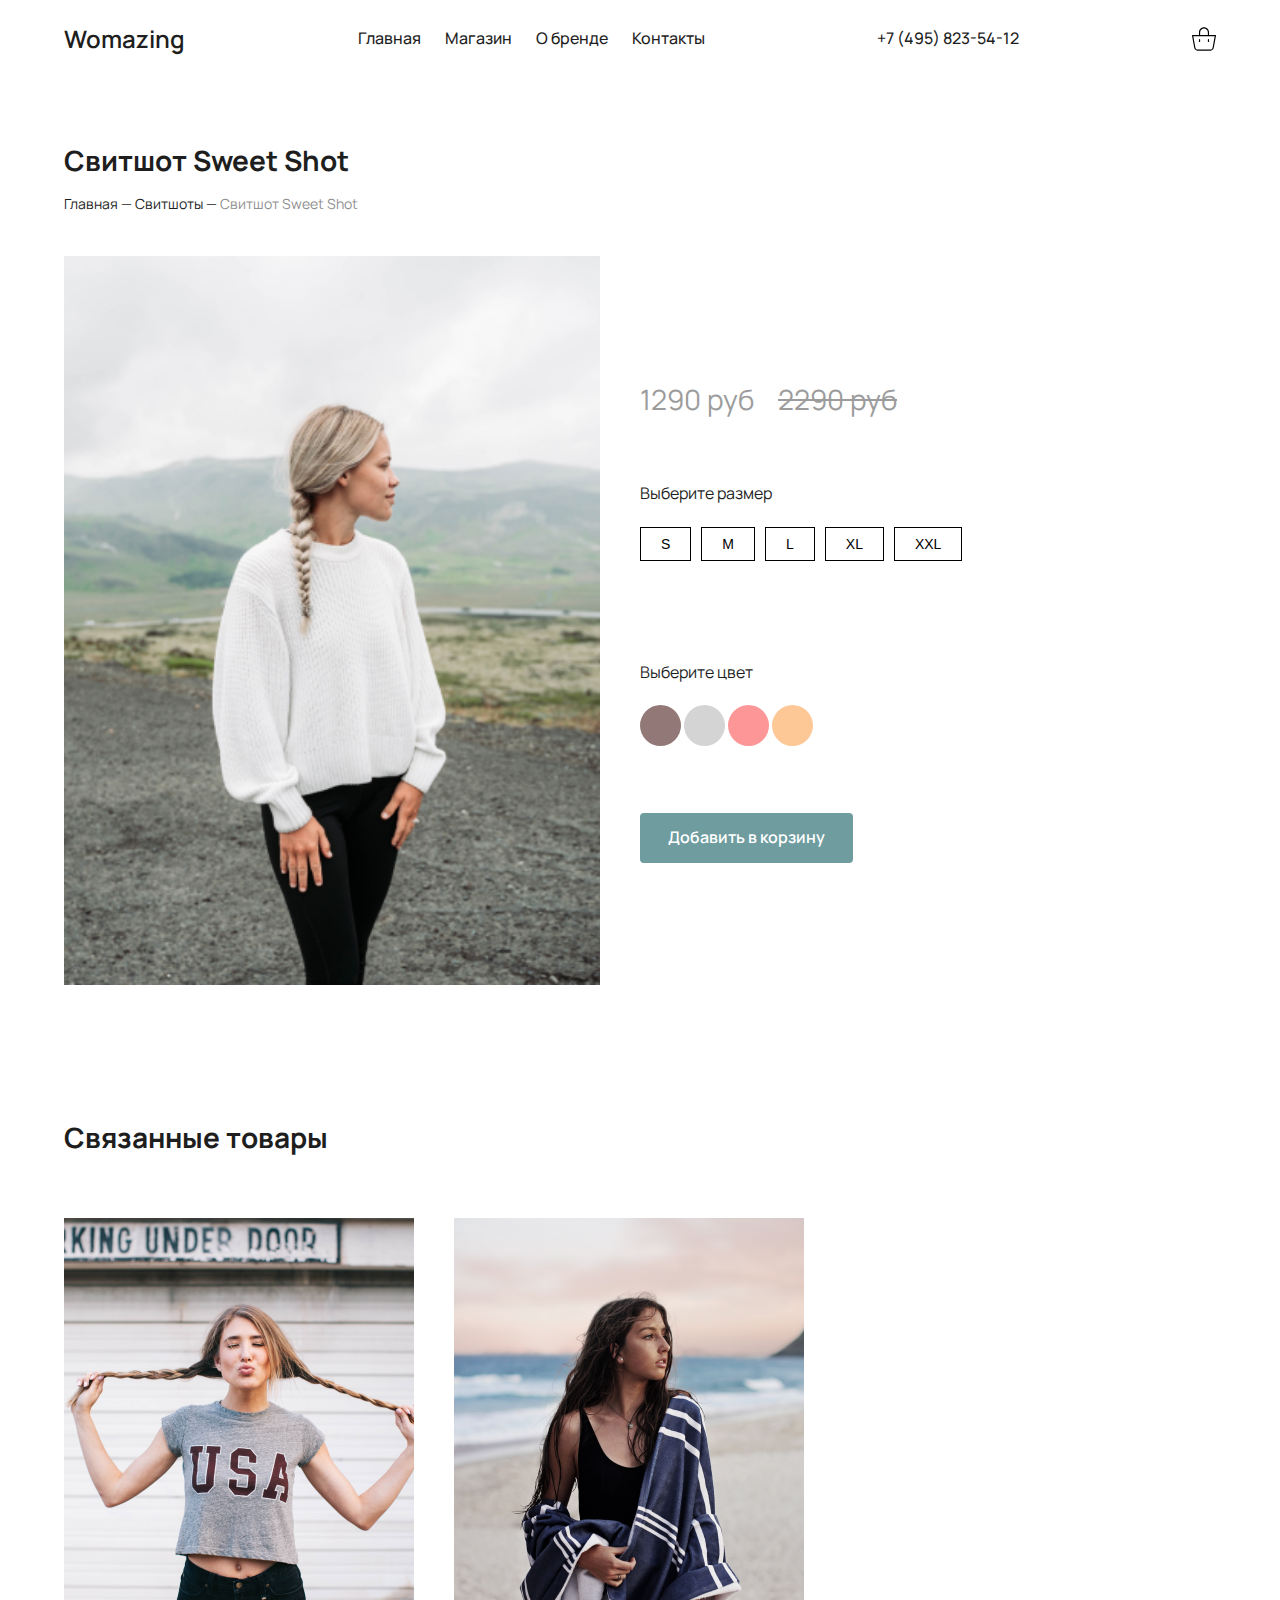
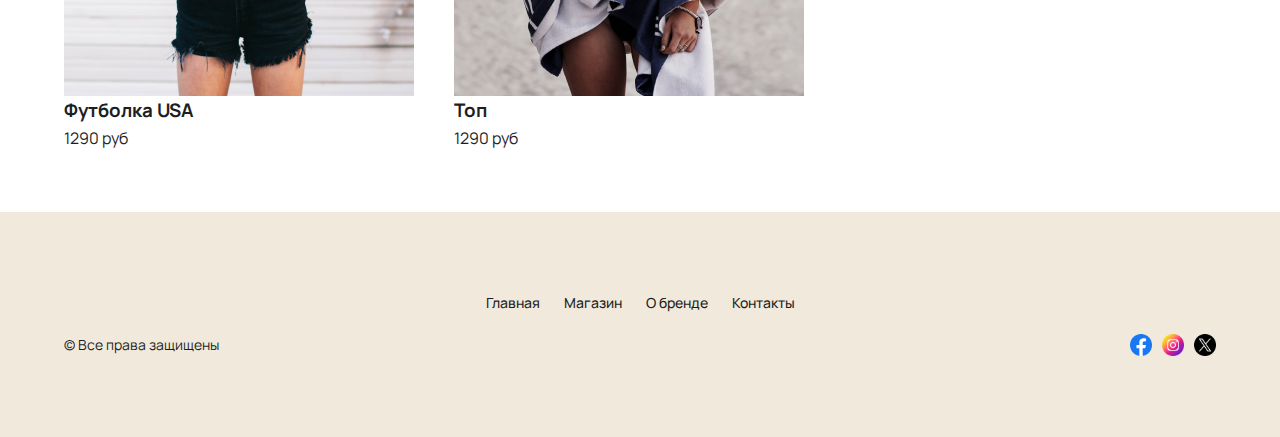
<file: oneitem.html>
<!DOCTYPE html>
<html lang="ru">
  <head>
    <meta charset="UTF-8" />
    <meta name="viewport" content="width=device-width, initial-scale=1.0" />
    <title>Womazing Home</title>
    <link rel="preconnect" href="https://fonts.googleapis.com" />
    <link rel="preconnect" href="https://fonts.gstatic.com" crossorigin />
    <link
      href="https://fonts.googleapis.com/css2?family=Manrope:wght@400;600&display=swap"
      rel="stylesheet"
    />
    <link rel="stylesheet" href="oneitem.css" />
  </head>
  <body>
    <header class="header container">
      <div class="header__logo">Womazing</div>
      <nav class="header__nav">
        <a href="index.html" class="nav__link">Главная</a>
        <a href="shop.html" class="nav__link">Магазин</a>
        <a href="aboutbrand.html" class="nav__link">О бренде</a>
        <a href="contacts.html" class="nav__link">Контакты</a>
      </nav>
      <div class="burger">
        <span></span>
        <span></span>
        <span></span>
      </div>
      <div class="header__phone">
        <a href="tel:+74958235412">+7 (495) 823-54-12</a>
      </div>
      <div class="header__bag">
        <a href="cart.html"><img src="images/cart.svg" alt="Корзина" /></a>
      </div>
    </header>

    <main class="container">
      <h2>Свитшот Sweet Shot</h2>
      <div class="breadcrumbs">
        Главная — Свитшоты — <span>Свитшот Sweet Shot</span>
      </div>

      <div class="item">
        <img src="images/sweatshirt.jpg" class="item__image" alt="Sweatshirt" />
        <div class="item__info">
          <div class="price">
            <p>1290 руб &nbsp;&nbsp; <s>2290 руб</s></p>
          </div>
          <div class="size">
            <p>Выберите размер</p>
            <div class="filter-buttons">
              <button>S</button>
              <button>M</button>
              <button>L</button>
              <button>XL</button>
              <button>XXL</button>
            </div>
          </div>
          <div class="color">
            <p>Выберите цвет</p>
            <button class="bazaar"></button>
            <button class="lightgray"></button>
            <button class="softred"></button>
            <button class="apricot"></button>
          </div>
          <div class="btn btn--primary">
            <a href="cart.html" class="btn btn--primary">Добавить в корзину</a>
          </div>
        </div>
      </div>
      <div class="related_products">
        <h2>Связанные товары</h2>
        <div class="related_products__items">
          <div class="related_products__item">
            <img src="images/usa-girl.jpg" alt="USA girl" />
            <h3>Футболка USA</h3>
            <p>1290 руб</p>
          </div>

          <div class="related_products__item">
            <img src="images/sport-top.jpg" alt="Топ" />
            <h3>Топ</h3>
            <p>1290 руб</p>
          </div>
        </div>
      </div>
    </main>

    <footer class="footer">
      <div class="container">
        <div class="footer__nav">
          <a href="index.html" class="nav__link">Главная</a>
          <a href="shop.html" class="nav__link">Магазин</a>
          <a href="aboutbrand.html" class="nav__link">О бренде</a>
          <a href="contacts.html" class="nav__link">Контакты</a>
        </div>
        <div class="footer__info">
          <p>© Все права защищены</p>
          <div class="footer__socials">
            <a href="#">
              <img
                src="images/facebook.png"
                class="sotial_icon"
                alt="Facebook"
              />
            </a>
            <a href="#">
              <img src="images/instagram.png" class="sotial_icon" alt="IG" />
            </a>
            <a href="#">
              <img src="images/twitter.png" class="sotial_icon" alt="Twitter" />
            </a>
          </div>
        </div>
      </div>
    </footer>

    <script src="burger.js"></script>
    <script src="cart-functionality.js"></script>
  </body>
</html>
</file>
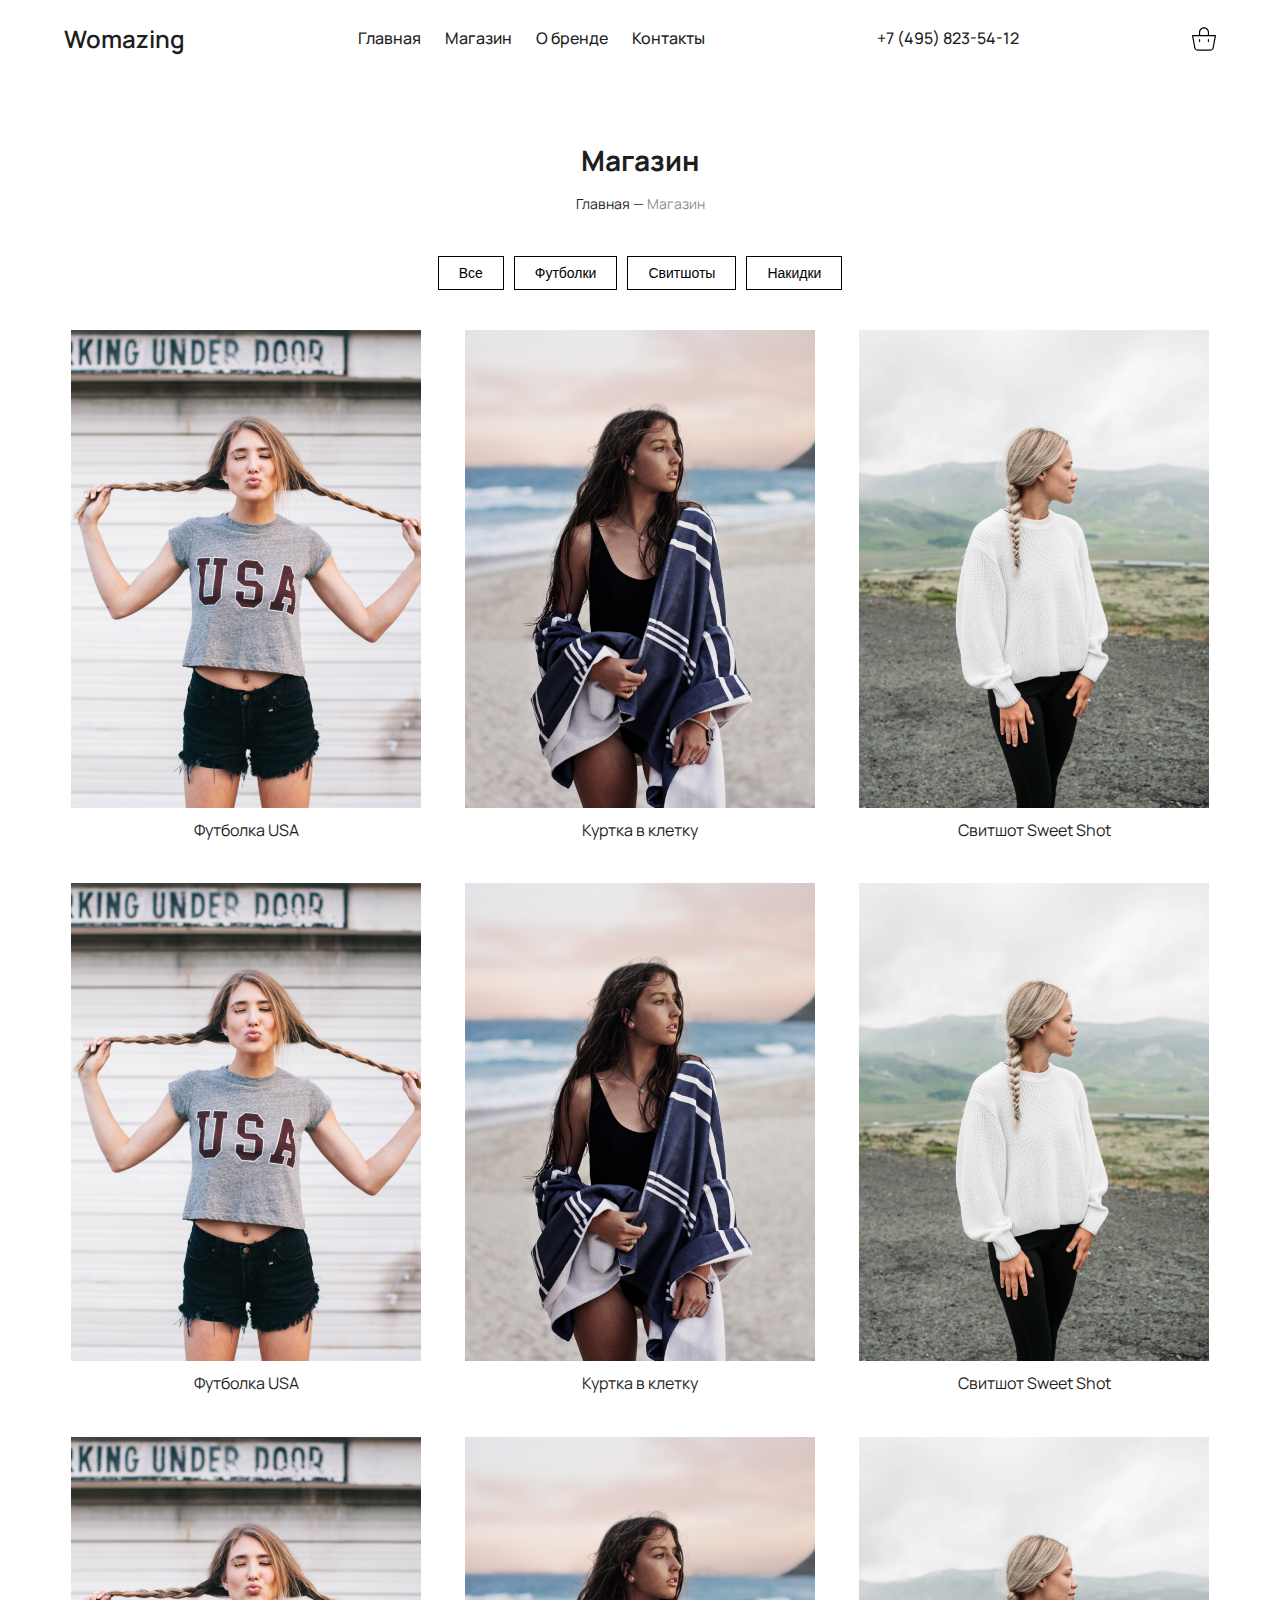
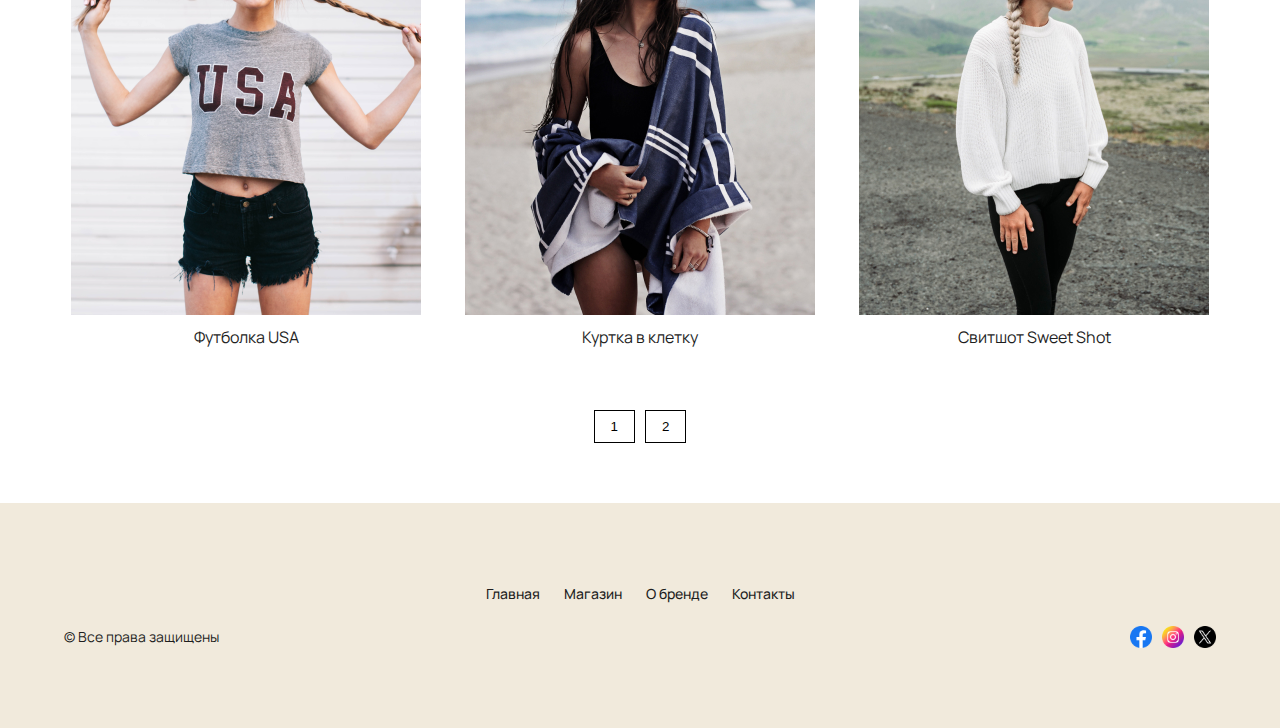
<file: shop.html>
<!DOCTYPE html>
<html lang="ru">
  <head>
    <meta charset="UTF-8" />
    <meta name="viewport" content="width=device-width, initial-scale=1.0" />
    <title>Womazing Home</title>
    <link rel="preconnect" href="https://fonts.googleapis.com" />
    <link rel="preconnect" href="https://fonts.gstatic.com" crossorigin />
    <link
      href="https://fonts.googleapis.com/css2?family=Manrope:wght@400;600&display=swap"
      rel="stylesheet"
    />
    <link rel="stylesheet" href="shop.css" />
  </head>
  <body>
    <header class="header container">
      <div class="header__logo">Womazing</div>
      <nav class="header__nav">
        <a href="index.html" class="nav__link">Главная</a>
        <a href="shop.html" class="nav__link">Магазин</a>
        <a href="aboutbrand.html" class="nav__link">О бренде</a>
        <a href="contacts.html" class="nav__link">Контакты</a>
      </nav>
      <div class="burger">
        <span></span>
        <span></span>
        <span></span>
      </div>
      <div class="header__phone">
        <a href="tel:+74958235412">+7 (495) 823-54-12</a>
      </div>
      <div class="header__bag">
        <a href="cart.html"><img src="images/cart.svg" alt="Корзина" /></a>
      </div>
    </header>

    <main class="container">
      <h2>Магазин</h2>
      <div class="breadcrumbs">Главная — <span>Магазин</span></div>

      <div class="filter-buttons">
        <button>Все</button>
        <button>Футболки</button>
        <button>Свитшоты</button>
        <button>Накидки</button>
      </div>

      <div class="products">
        <!-- Repeat block -->
        <div class="product">
          <a href="oneitem.html">
            <img src="images/usa-girl.jpg" alt="Футболка USA" />
          </a>
          <div class="product-name">Футболка USA</div>
        </div>

        <div class="product">
          <a href="oneitem.html">
            <img src="images/sport-top.jpg" alt="Топ" />
          </a>
          <div class="product-name">Куртка в клетку</div>
        </div>

        <div class="product">
          <a href="oneitem.html">
            <img src="images/sweatshirt.jpg" alt="Свитшот Sweet Shot" />
          </a>
          <div class="product-name">Свитшот Sweet Shot</div>
        </div>

        <!-- Повторить 2 раза -->
        <div class="product">
          <a href="oneitem.html">
            <img src="images/usa-girl.jpg" alt="Футболка USA" />
          </a>
          <div class="product-name">Футболка USA</div>
        </div>

        <div class="product">
          <a href="oneitem.html">
            <img src="images/sport-top.jpg" alt="Топ" />
          </a>
          <div class="product-name">Куртка в клетку</div>
        </div>

        <div class="product">
          <a href="oneitem.html">
            <img src="images/sweatshirt.jpg" alt="Свитшот Sweet Shot" />
          </a>
          <div class="product-name">Свитшот Sweet Shot</div>
        </div>

        <div class="product">
          <a href="oneitem.html">
            <img src="images/usa-girl.jpg" alt="Футболка USA" />
          </a>
          <div class="product-name">Футболка USA</div>
        </div>

        <div class="product">
          <a href="oneitem.html">
            <img src="images/sport-top.jpg" alt="Топ" />
          </a>
          <div class="product-name">Куртка в клетку</div>
        </div>

        <div class="product">
          <a href="oneitem.html">
            <img src="images/sweatshirt.jpg" alt="Свитшот Sweet Shot" />
          </a>
          <div class="product-name">Свитшот Sweet Shot</div>
        </div>
      </div>

      <div class="pagination">
        <button class="active">1</button>
        <button>2</button>
      </div>
    </main>

    <footer class="footer">
      <div class="container">
        <div class="footer__nav">
          <a href="index.html" class="nav__link">Главная</a>
          <a href="shop.html" class="nav__link">Магазин</a>
          <a href="aboutbrand.html" class="nav__link">О бренде</a>
          <a href="contacts.html" class="nav__link">Контакты</a>
        </div>
        <div class="footer__info">
          <p>© Все права защищены</p>
          <div class="footer__socials">
            <a href="#">
              <img
                src="images/facebook.png"
                class="sotial_icon"
                alt="Facebook"
              />
            </a>
            <a href="#">
              <img src="images/instagram.png" class="sotial_icon" alt="IG" />
            </a>
            <a href="#">
              <img src="images/twitter.png" class="sotial_icon" alt="Twitter" />
            </a>
          </div>
        </div>
      </div>
    </footer>

    <script src="burger.js"></script>
  </body>
</html>
</file>
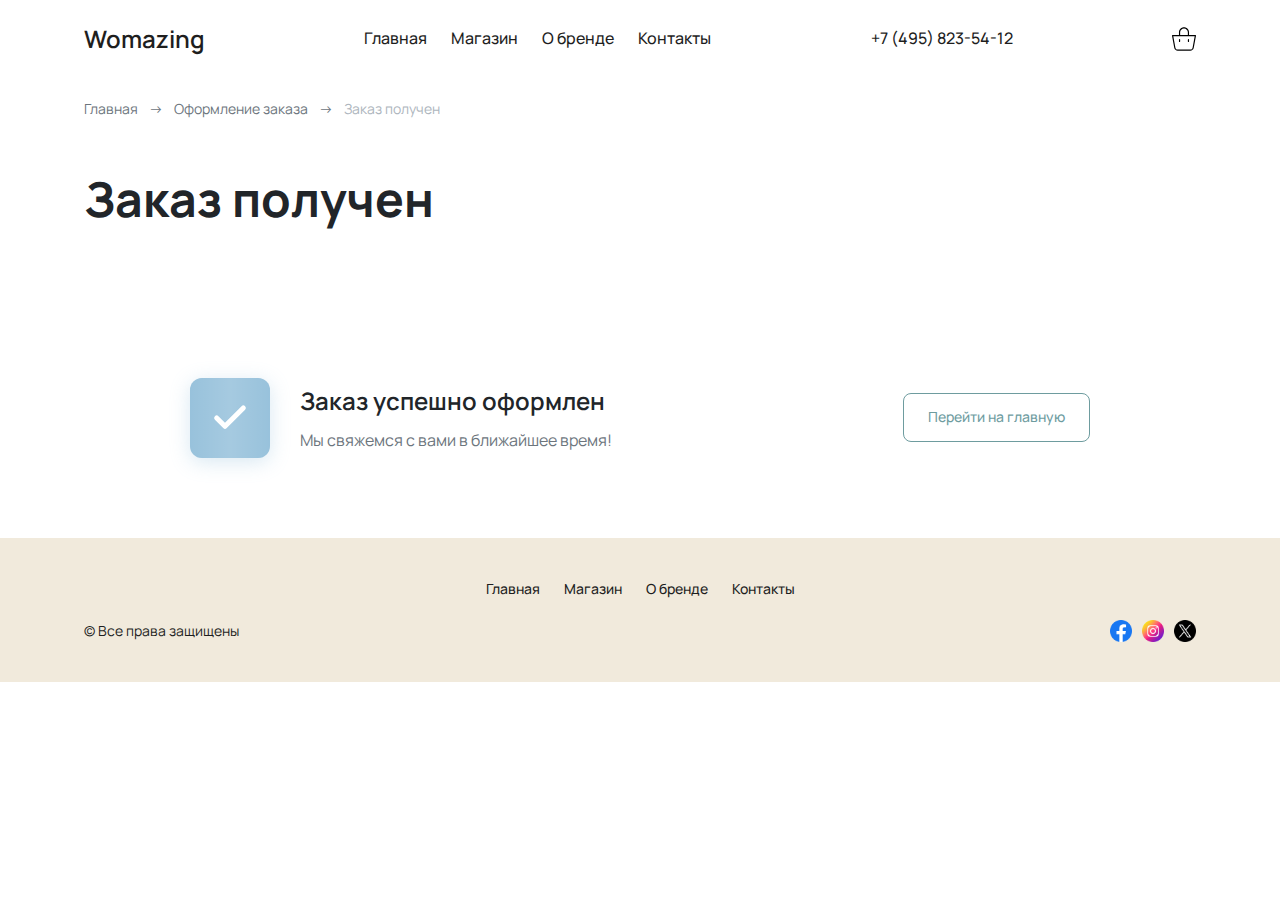
<file: success.html>
<!DOCTYPE html>
<html lang="ru">
  <head>
    <meta charset="UTF-8" />
    <meta name="viewport" content="width=device-width, initial-scale=1.0" />
    <title>Womazing Home</title>
    <link rel="preconnect" href="https://fonts.googleapis.com" />
    <link rel="preconnect" href="https://fonts.gstatic.com" crossorigin />
    <link
      href="https://fonts.googleapis.com/css2?family=Manrope:wght@400;600&display=swap"
      rel="stylesheet"
    />
    <link rel="stylesheet" href="success.css" />
  </head>
  <body>
    <header class="header container">
      <div class="header__logo">Womazing</div>
      <nav class="header__nav">
        <a href="index.html" class="nav__link">Главная</a>
        <a href="shop.html" class="nav__link">Магазин</a>
        <a href="aboutbrand.html" class="nav__link">О бренде</a>
        <a href="contacts.html" class="nav__link">Контакты</a>
      </nav>
      <div class="burger">
        <span></span>
        <span></span>
        <span></span>
      </div>
      <div class="header__phone">
        <a href="tel:+74958235412">+7 (495) 823-54-12</a>
      </div>
      <div class="header__bag">
        <a href="#"><img src="images/cart.svg" alt="Корзина" /></a>
      </div>
    </header>

    <div class="container">
      <!-- Хлебные крошки -->
      <nav class="breadcrumb">
        <a href="#" onclick="goToHome()">Главная</a>
        <span class="breadcrumb-separator">→</span>
        <a href="#" onclick="goToCheckout()">Оформление заказа</a>
        <span class="breadcrumb-separator">→</span>
        <span class="breadcrumb-current">Заказ получен</span>
      </nav>

      <!-- Заголовок страницы -->
      <h1 class="page-title">Заказ получен</h1>

      <!-- Секция успешного оформления -->
      <div class="success-section">
        <div class="success-content">
          <!-- Иконка успеха -->
          <div class="success-icon">
            <svg
              viewBox="0 0 24 24"
              fill="none"
              stroke="currentColor"
              stroke-width="3"
              stroke-linecap="round"
              stroke-linejoin="round"
            >
              <polyline points="20,6 9,17 4,12"></polyline>
            </svg>
          </div>

          <!-- Текст сообщения -->
          <div class="success-text">
            <h2 class="success-title">Заказ успешно оформлен</h2>
            <p class="success-subtitle">
              Мы свяжемся с вами в ближайшее время!
            </p>
          </div>
        </div>

        <!-- Кнопка возврата на главную -->
        <a href="index.html" class="home-button" onclick="goToHome()"
          >Перейти на главную</a
        >
      </div>
    </div>

    <footer class="footer">
      <div class="container">
        <div class="footer__nav">
          <a href="index.html" class="nav__link">Главная</a>
          <a href="shop.html" class="nav__link">Магазин</a>
          <a href="aboutbrand.html" class="nav__link">О бренде</a>
          <a href="contacts.html" class="nav__link">Контакты</a>
        </div>
        <div class="footer__info">
          <p>© Все права защищены</p>
          <div class="footer__socials">
            <a href="#">
              <img
                src="images/facebook.png"
                class="sotial_icon"
                alt="Facebook"
              />
            </a>
            <a href="#">
              <img src="images/instagram.png" class="sotial_icon" alt="IG" />
            </a>
            <a href="#">
              <img src="images/twitter.png" class="sotial_icon" alt="Twitter" />
            </a>
          </div>
        </div>
      </div>
    </footer>

    <script src="burger.js"></script>
    <script src="success.js"></script>
  </body>
</html>
</file>
<file: style.css>
/* Базовые стили */
* {
  margin: 0;
  padding: 0;
  box-sizing: border-box;
}

body {
  font-family: "Manrope", sans-serif;
  background-color: #fff;
  color: #1e1e1e;
  line-height: 1.6;
}

img {
  max-width: 100%;
  display: block;
}

.container {
  width: 90%;
  max-width: 1200px;
  margin: 0 auto;
  padding: 60px 0;
}

.btn {
  display: inline-block;
  padding: 12px 28px;
  font-weight: 600;
  text-decoration: none;
  border-radius: 4px;
  transition: 0.3s ease;
}

.btn--primary {
  text-align: center;
  background-color: #6e9c9f;
  color: #fff;
}

.btn--primary:hover {
  background-color: #5b878a;
}

.btn--secondary {
  display: block;
  margin: 0 auto;
  text-align: center;
  border: 1px solid #6e9c9f;
  color: #6e9c9f;
}

.btn--secondary:hover {
  background-color: #6e9c9f;
  color: #fff;
}

/* Header */
.header {
  display: flex;
  align-items: center;
  justify-content: space-between;
  padding: 20px 0;
  flex-wrap: wrap;
  gap: 20px;
}

.header__logo {
  font-size: 24px;
  font-weight: 600;
}

.header__nav {
  display: flex;
  gap: 24px;
  flex-wrap: wrap;
}

.nav__link {
  text-decoration: none;
  color: #1e1e1e;
  font-weight: 500;
}

.nav__link:hover {
  color: #6e9c9f;
  transition: 0.3s easy;
}

.header__phone a {
  color: #1e1e1e;
  text-decoration: none;
  font-weight: 500;
}

/* Burger */
.burger {
  display: none;
  flex-direction: column;
  justify-content: center;
  gap: 4px;
  width: 24px;
  height: 18px;
  cursor: pointer;
}

.burger span {
  display: block;
  height: 2px;
  background-color: #1e1e1e;
  transition: 0.3s;
}

.burger--active span:nth-child(1) {
  transform: translateY(8px) rotate(45deg);
}

.burger--active span:nth-child(2) {
  opacity: 0;
}

.burger--active span:nth-child(3) {
  transform: translateY(-8px) rotate(-45deg);
}

.nav--active {
  display: flex !important;
  flex-direction: column;
  gap: 12px;
}

/* Hero */
.hero {
  display: flex;
  align-items: center;
  justify-content: space-between;
  gap: 40px;
  flex-wrap: wrap;
}

.hero__text {
  flex: 1;
}

.hero__text h1 {
  font-size: 40px;
  margin-bottom: 20px;
}

.hero__text p {
  margin-bottom: 30px;
  max-width: 400px;
}

.hero__images {
  flex: 1;
  display: grid;
  grid-template-columns: repeat(3, 1fr);
  gap: 10px;
}

.hero__images img:nth-child(2) {
  grid-column: 2 / 3;
  align-self: center;
}

/* Collection */
.collection h2 {
  text-align: center;
  margin-bottom: 40px;
}

.collection__grid {
  display: flex;
  gap: 24px;
  justify-content: center;
  flex-wrap: wrap;
  margin-bottom: 30px;
}

.product {
  text-align: center;
  max-width: 300px;
}

.product h3 {
  margin-top: 10px;
  font-size: 18px;
}

.product p {
  font-size: 16px;
}

.locatedshop:hover {
  background-color: #6e9c9f;
  opacity: 70%;
}

/* Values */
.values h2 {
  text-align: center;
  margin-bottom: 40px;
}

.values__grid {
  display: flex;
  justify-content: space-between;
  gap: 24px;
  flex-wrap: wrap;
}

.value {
  flex: 1;
  min-width: 250px;
}

.value__icon {
  display: flex;
  justify-content: center;
  align-items: center;
  margin-bottom: 15px;
}

.value h3,
.value p {
  margin-bottom: 10px;
  text-align: center;
}

/* Team */
.team h2 {
  text-align: center;
  margin-bottom: 40px;
}

.team h3 {
  text-align: center;
}

.team__content {
  display: flex;
  align-items: center;
  justify-content: space-between;
  flex-wrap: wrap;
}

.team__text p {
  max-width: 400px;
  margin-bottom: 20px;
  text-align: center;
}

/* Footer */
.footer {
  background-color: #f1eadc;
  padding: 20px 0;
  font-size: 14px;
}

.footer__nav {
  display: flex;
  gap: 24px;
  justify-content: center;
  margin-bottom: 20px;
  flex-wrap: wrap;
}

.footer__nav a {
  text-decoration: none;
  color: #1e1e1e;
}

.footer__nav a:hover {
  color: #6e9c9f;
  transition: 0.3s easy;
}

.footer__info {
  display: flex;
  justify-content: space-between;
  align-items: center;
  flex-wrap: wrap;
}

.footer__socials {
  display: flex;
}

.footer__socials a {
  margin-left: 10px;
  text-decoration: none;
  color: #6e9c9f;
}

.sotial_icon {
  width: 22px;
  height: 22px;
}

/* Адаптив */
@media (max-width: 768px) {
  .burger {
    display: flex;
  }

  .header__nav {
    display: none;
    width: 100%;
    gap: 12px;
  }

  .header {
    flex-direction: column;
    align-items: flex-start;
  }

  .nav__link {
    text-align: left;
    display: block;
  }

  .hero__text h1 {
    font-size: 28px;
  }

  .hero__images {
    grid-template-columns: 1fr;

    .hero__images img:nth-child(2) {
      grid-column: auto;
      justify-self: center;
    }
  }

  .values__grid,
  .collection__grid {
    flex-direction: column;
    align-items: center;
  }

  .value__icon {
    justify-content: center;
  }

  .footer__info {
    flex-direction: column;
    gap: 10px;
    text-align: center;
  }
}

@media (max-width: 480px) {
  .hero__text h1 {
    font-size: 24px;
  }

  .btn {
    padding: 10px 20px;
    font-size: 14px;
  }

  .header__nav {
    gap: 12px;
  }

  .team__text,
  .hero__text p {
    max-width: 100%;
  }
}
</file>
<file: aboutbrand.css>
/* Базовые стили */
* {
  margin: 0;
  padding: 0;
  box-sizing: border-box;
}

body {
  font-family: "Manrope", sans-serif;
  background-color: #fff;
  color: #1e1e1e;
  line-height: 1.6;
}

img {
  max-width: 100%;
  display: block;
}

.container {
  width: 90%;
  max-width: 1200px;
  margin: 0 auto;
  padding: 60px 0;
}

/* Header */
.header {
  display: flex;
  align-items: center;
  justify-content: space-between;
  padding: 20px 0;
  flex-wrap: wrap;
  gap: 20px;
}

.header__logo {
  font-size: 24px;
  font-weight: 600;
}

.header__nav {
  display: flex;
  gap: 24px;
  flex-wrap: wrap;
}

.nav__link {
  text-decoration: none;
  color: #1e1e1e;
  font-weight: 500;
}

.nav__link:hover {
  color: #6e9c9f;
  transition: 0.3s easy;
}

.header__phone a {
  color: #1e1e1e;
  text-decoration: none;
  font-weight: 500;
}

/* Burger */
.burger {
  display: none;
  flex-direction: column;
  justify-content: center;
  gap: 4px;
  width: 24px;
  height: 18px;
  cursor: pointer;
}

.burger span {
  display: block;
  height: 2px;
  background-color: #1e1e1e;
  transition: 0.3s;
}

.burger--active span:nth-child(1) {
  transform: translateY(8px) rotate(45deg);
}

.burger--active span:nth-child(2) {
  opacity: 0;
}

.burger--active span:nth-child(3) {
  transform: translateY(-8px) rotate(-45deg);
}

.nav--active {
  display: flex !important;
  flex-direction: column;
  gap: 12px;
}

.breadcrumbs {
  font-size: 14px;
  margin-bottom: 40px;
}

.breadcrumbs span {
  color: #909090;
}

.heading--primary {
  margin-bottom: 10px;
}

h3 {
  margin-bottom: 46px;
}

.content__up {
  display: flex;
  align-items: center;
  gap: 94px;
}

.content__down {
  display: flex;
  align-items: center;
  gap: 123px;
}

.content__text {
  max-width: 542px;
}

.content__text p {
  margin-bottom: 24px;
}

.content__image {
  width: 442px;
  height: 547px;
}

/* Footer */
.footer {
  background-color: #f1eadc;
  padding: 20px 0;
  font-size: 14px;
}

.footer__nav {
  display: flex;
  gap: 24px;
  justify-content: center;
  margin-bottom: 20px;
  flex-wrap: wrap;
}

.footer__nav a {
  text-decoration: none;
  color: #1e1e1e;
}

.footer__nav a:hover {
  color: #6e9c9f;
  transition: 0.3s easy;
}

.footer__info {
  display: flex;
  justify-content: space-between;
  align-items: center;
  flex-wrap: wrap;
}

.footer__socials {
  display: flex;
}

.footer__socials a {
  margin-left: 10px;
  text-decoration: none;
  color: #6e9c9f;
}

.sotial_icon {
  width: 22px;
  height: 22px;
}

@media (max-width: 768px) {
  .burger {
    display: flex;
  }

  .header__nav {
    display: none;
    width: 100%;
    gap: 12px;
  }

  .header {
    flex-direction: column;
    align-items: flex-start;
  }

  .nav__link {
    text-align: left;
    display: block;
  }

  .content__up,
  .content__down {
    flex-direction: column;
    gap: 24px;
    text-align: center;
  }

  .content__down {
    flex-direction: column-reverse; /* картинка вниз */
  }

  .content__text h3 {
    font-size: 22px;
  }

  .content__text p {
    font-size: 14px;
    line-height: 1.6;
  }

  .footer__info {
    flex-direction: column;
    gap: 10px;
    text-align: center;
  }
}
</file>
<file: cart.css>
/* Базовые стили */
* {
  margin: 0;
  padding: 0;
  box-sizing: border-box;
}

body {
  font-family: "Manrope", sans-serif;
  background-color: #fff;
  color: #1e1e1e;
  line-height: 1.6;
}

img {
  max-width: 100%;
  display: block;
}

.container {
  width: 90%;
  max-width: 1200px;
  margin: 0 auto;
  padding: 60px 0;
}

/* Header */
.header {
  display: flex;
  align-items: center;
  justify-content: space-between;
  padding: 20px 0;
  flex-wrap: wrap;
  gap: 20px;
}

.header__logo {
  font-size: 24px;
  font-weight: 600;
}

.header__nav {
  display: flex;
  gap: 24px;
  flex-wrap: wrap;
}

.nav__link {
  text-decoration: none;
  color: #1e1e1e;
  font-weight: 500;
}

.nav__link:hover {
  color: #6e9c9f;
  transition: 0.3s easy;
}

.header__phone a {
  color: #1e1e1e;
  text-decoration: none;
  font-weight: 500;
}

/* Burger */
.burger {
  display: none;
  flex-direction: column;
  justify-content: center;
  gap: 4px;
  width: 24px;
  height: 18px;
  cursor: pointer;
}

.burger span {
  display: block;
  height: 2px;
  background-color: #1e1e1e;
  transition: 0.3s;
}

.burger--active span:nth-child(1) {
  transform: translateY(8px) rotate(45deg);
}

.burger--active span:nth-child(2) {
  opacity: 0;
}

.burger--active span:nth-child(3) {
  transform: translateY(-8px) rotate(-45deg);
}

.nav--active {
  display: flex !important;
  flex-direction: column;
  gap: 12px;
}

.container__header {
  padding-bottom: 49px;
}

.cart-container {
  max-width: 900px;
  margin: 0 auto;
  background: white;
  border-radius: 12px;
  box-shadow: 0 4px 20px rgba(0, 0, 0, 0.08);
  overflow: hidden;
}

.cart-header {
  display: grid;
  grid-template-columns: 2fr 1fr 1fr 1fr;
  gap: 20px;
  padding: 20px 30px;
  background-color: #f8f9fa;
  border-bottom: 1px solid #e9ecef;
  font-weight: 600;
  color: #495057;
}

.cart-item {
  display: grid;
  grid-template-columns: 2fr 1fr 1fr 1fr;
  gap: 20px;
  padding: 30px;
  border-bottom: 1px solid #e9ecef;
  align-items: center;
  position: relative;
  transition: all 0.3s ease;
}

.cart-item:hover {
  background-color: #f8f9fa;
}

.product-info {
  display: flex;
  align-items: center;
  gap: 20px;
}

.product-image {
  width: 80px;
  height: 80px;
  border-radius: 8px;
  object-fit: cover;
  border: 1px solid #e9ecef;
}

.product-details h3 {
  font-size: 16px;
  font-weight: 500;
  color: #212529;
  margin-bottom: 4px;
}

.product-price {
  font-size: 18px;
  font-weight: 600;
  color: #212529;
}

.quantity-controls {
  display: flex;
  align-items: center;
  gap: 10px;
}

.quantity-btn {
  width: 32px;
  height: 32px;
  border: 1px solid #dee2e6;
  background: white;
  border-radius: 6px;
  display: flex;
  align-items: center;
  justify-content: center;
  cursor: pointer;
  transition: all 0.2s ease;
  font-size: 16px;
  color: #6c757d;
}

.quantity-btn:hover {
  background-color: #f8f9fa;
  border-color: #adb5bd;
}

.quantity-input {
  width: 60px;
  height: 32px;
  border: 1px solid #dee2e6;
  border-radius: 6px;
  text-align: center;
  font-size: 14px;
  background: white;
}

.total-price {
  font-size: 18px;
  font-weight: 600;
  color: #212529;
}

.remove-btn {
  position: absolute;
  top: 15px;
  right: 15px;
  width: 24px;
  height: 24px;
  border: none;
  background: none;
  cursor: pointer;
  color: #6c757d;
  font-size: 18px;
  display: flex;
  align-items: center;
  justify-content: center;
  transition: all 0.2s ease;
}

.remove-btn:hover {
  color: #dc3545;
  transform: scale(1.1);
}

.cart-actions {
  padding: 30px;
  background-color: #f8f9fa;
}

.coupon-section {
  display: flex;
  gap: 15px;
  margin-bottom: 30px;
  flex-wrap: wrap;
}

.coupon-input {
  flex: 1;
  min-width: 200px;
  padding: 12px 16px;
  border: 1px solid #dee2e6;
  border-radius: 8px;
  font-size: 14px;
}

.coupon-btn,
.update-btn {
  padding: 12px 24px;
  border: 1px solid #dee2e6;
  background: white;
  border-radius: 8px;
  cursor: pointer;
  font-size: 14px;
  transition: all 0.2s ease;
  white-space: nowrap;
}

.coupon-btn:hover,
.update-btn:hover {
  background-color: #e9ecef;
}

.cart-summary {
  display: flex;
  justify-content: space-between;
  align-items: center;
  gap: 20px;
  flex-wrap: wrap;
}

.summary-info {
  display: flex;
  flex-direction: column;
  gap: 10px;
}

.subtotal {
  font-size: 16px;
  color: #6c757d;
}

.total {
  font-size: 24px;
  font-weight: 700;
  color: #212529;
  background-color: #f1f3f4;
  padding: 15px 25px;
  border-radius: 8px;
}

.checkout-btn {
  background-color: #6E9C9F;
  color: white;
  border: none;
  padding: 15px 30px;
  border-radius: 8px;
  font-size: 16px;
  font-weight: 600;
  cursor: pointer;
  transition: all 0.2s ease;
}

.checkout-btn:hover {
  background-color: #5b878a;
  transform: translateY(-1px);
}

/* Footer */
.footer {
  background-color: #f1eadc;
  padding: 20px 0;
  font-size: 14px;
}

.footer__nav {
  display: flex;
  gap: 24px;
  justify-content: center;
  margin-bottom: 20px;
  flex-wrap: wrap;
}

.footer__nav a {
  text-decoration: none;
  color: #1e1e1e;
}

.footer__nav a:hover {
  color: #6e9c9f;
  transition: 0.3s easy;
}

.footer__info {
  display: flex;
  justify-content: space-between;
  align-items: center;
  flex-wrap: wrap;
}

.footer__socials {
  display: flex;
}

.footer__socials a {
  margin-left: 10px;
  text-decoration: none;
  color: #6e9c9f;
}

.sotial_icon {
  width: 22px;
  height: 22px;
}

/* Адаптив */
@media (max-width: 768px) {
  .burger {
    display: flex;
  }

  .header__nav {
    display: none;
    width: 100%;
    gap: 12px;
  }

  .header {
    flex-direction: column;
    align-items: flex-start;
  }

  .nav__link {
    text-align: left;
    display: block;
  }

  .cart-header {
    grid-template-columns: 2fr 1fr 1fr;
    gap: 15px;
    padding: 15px 20px;
  }

  .cart-header .header-total {
    display: none;
  }

  .cart-item {
    grid-template-columns: 2fr 1fr 1fr;
    gap: 15px;
    padding: 20px;
  }

  .product-info {
    gap: 15px;
  }

  .product-image {
    width: 60px;
    height: 60px;
  }

  .cart-actions {
    padding: 20px;
  }

  .coupon-section {
    flex-direction: column;
  }

  .coupon-input {
    min-width: auto;
  }

  .footer__info {
    flex-direction: column;
    gap: 10px;
    text-align: center;
  }
}

@media (max-width: 480px) {
  body {
    padding: 10px;
  }

  .cart-header {
    display: none;
  }

  .cart-item {
    grid-template-columns: 1fr;
    gap: 15px;
    padding: 20px 15px;
  }

  .product-info {
    flex-direction: column;
    text-align: center;
    gap: 15px;
  }

  .product-image {
    width: 100px;
    height: 100px;
    align-self: center;
  }

  .mobile-row {
    display: flex;
    justify-content: space-between;
    align-items: center;
    width: 100%;
    margin-top: 15px;
  }

  .mobile-label {
    font-weight: 600;
    color: #6c757d;
    font-size: 14px;
  }

  .quantity-controls {
    justify-content: center;
  }

  .cart-summary {
    flex-direction: column;
    align-items: stretch;
    gap: 15px;
  }

  .checkout-btn {
    width: 100%;
    padding: 18px;
  }

  .remove-btn {
    position: static;
    align-self: flex-end;
    margin-top: 10px;
  }
}

.fade-out {
  opacity: 0;
  transform: translateX(100px);
  transition: all 0.3s ease;
}
</file>
<file: checkout.css>
/* Базовые стили */
* {
  margin: 0;
  padding: 0;
  box-sizing: border-box;
}

body {
  font-family: "Manrope", sans-serif;
  background-color: #fff;
  color: #1e1e1e;
  line-height: 1.6;
}

img {
  max-width: 100%;
  display: block;
}

.container {
  width: 90%;
  max-width: 1200px;
  margin: 0 auto;
  padding: 60px 0;
}

/* Header */
.header {
  display: flex;
  align-items: center;
  justify-content: space-between;
  padding: 20px 0;
  flex-wrap: wrap;
  gap: 20px;
}

.header__logo {
  font-size: 24px;
  font-weight: 600;
}

.header__nav {
  display: flex;
  gap: 24px;
  flex-wrap: wrap;
}

.nav__link {
  text-decoration: none;
  color: #1e1e1e;
  font-weight: 500;
}

.nav__link:hover {
  color: #6e9c9f;
  transition: 0.3s easy;
}

.header__phone a {
  color: #1e1e1e;
  text-decoration: none;
  font-weight: 500;
}

/* Burger */
.burger {
  display: none;
  flex-direction: column;
  justify-content: center;
  gap: 4px;
  width: 24px;
  height: 18px;
  cursor: pointer;
}

.burger span {
  display: block;
  height: 2px;
  background-color: #1e1e1e;
  transition: 0.3s;
}

.burger--active span:nth-child(1) {
  transform: translateY(8px) rotate(45deg);
}

.burger--active span:nth-child(2) {
  opacity: 0;
}

.burger--active span:nth-child(3) {
  transform: translateY(-8px) rotate(-45deg);
}

.nav--active {
  display: flex !important;
  flex-direction: column;
  gap: 12px;
}

.container {
  max-width: 1200px;
  margin: 0 auto;
  padding: 20px;
}

.breadcrumb {
  margin-bottom: 30px;
  font-size: 14px;
  color: #6c757d;
}

.breadcrumb a {
  color: #6c757d;
  text-decoration: none;
}

.breadcrumb a:hover {
  color: #495057;
}

.breadcrumb-separator {
  margin: 0 8px;
}

.page-title {
  font-size: 32px;
  font-weight: 700;
  margin-bottom: 40px;
  color: #212529;
}

.checkout-layout {
  display: grid;
  grid-template-columns: 1fr 400px;
  gap: 60px;
  align-items: start;
}

.checkout-form {
  background: white;
  border-radius: 12px;
  padding: 40px;
  box-shadow: 0 4px 20px rgba(0, 0, 0, 0.08);
}

.form-section {
  margin-bottom: 40px;
}

.form-section:last-child {
  margin-bottom: 0;
}

.section-title {
  font-size: 18px;
  font-weight: 600;
  margin-bottom: 20px;
  color: #212529;
}

.form-group {
  margin-bottom: 20px;
}

.form-input {
  width: 100%;
  padding: 12px 16px;
  border: 1px solid #dee2e6;
  border-radius: 8px;
  font-size: 14px;
  background: white;
  transition: all 0.2s ease;
}

.form-input:focus {
  outline: none;
  border-color: #7fb3d3;
  box-shadow: 0 0 0 3px rgba(127, 179, 211, 0.1);
}

.form-input::placeholder {
  color: #adb5bd;
}

.form-textarea {
  min-height: 100px;
  resize: vertical;
}

.order-summary {
  background: white;
  border-radius: 12px;
  padding: 30px;
  box-shadow: 0 4px 20px rgba(0, 0, 0, 0.08);
  position: sticky;
  top: 20px;
}

.summary-title {
  font-size: 18px;
  font-weight: 600;
  margin-bottom: 25px;
  color: #212529;
}

.order-item {
  display: flex;
  justify-content: space-between;
  align-items: center;
  padding: 15px 0;
  border-bottom: 1px solid #e9ecef;
}

.order-item:last-child {
  border-bottom: none;
  padding-bottom: 0;
}

.item-name {
  font-size: 14px;
  color: #495057;
}

.item-price {
  font-size: 14px;
  font-weight: 500;
  color: #212529;
}

.order-total {
  margin-top: 20px;
  padding-top: 20px;
  border-top: 2px solid #e9ecef;
}

.total-row {
  display: flex;
  justify-content: space-between;
  align-items: center;
  margin-bottom: 10px;
}

.total-row:last-child {
  margin-bottom: 0;
  font-size: 18px;
  font-weight: 700;
  background-color: #f1f3f4;
  padding: 15px 20px;
  border-radius: 8px;
  margin-top: 15px;
}

.payment-section {
  margin-top: 30px;
}

.payment-method {
  display: flex;
  align-items: center;
  gap: 10px;
  margin-bottom: 15px;
}

.payment-radio {
  width: 18px;
  height: 18px;
  accent-color: #7fb3d3;
}

.payment-label {
  font-size: 14px;
  color: #495057;
  cursor: pointer;
}

.place-order-btn {
  width: 100%;
  background-color: #6e9c9f;
  color: white;
  border: none;
  padding: 18px 24px;
  border-radius: 8px;
  font-size: 16px;
  font-weight: 600;
  cursor: pointer;
  transition: all 0.2s ease;
  margin-top: 25px;
}

.place-order-btn:hover {
  background-color: #5b878a;
  transform: translateY(-1px);
}

.place-order-btn:active {
  transform: translateY(0);
}

/* Footer */
.footer {
  background-color: #f1eadc;
  padding: 20px 0;
  font-size: 14px;
}

.footer__nav {
  display: flex;
  gap: 24px;
  justify-content: center;
  margin-bottom: 20px;
  flex-wrap: wrap;
}

.footer__nav a {
  text-decoration: none;
  color: #1e1e1e;
}

.footer__nav a:hover {
  color: #6e9c9f;
  transition: 0.3s easy;
}

.footer__info {
  display: flex;
  justify-content: space-between;
  align-items: center;
  flex-wrap: wrap;
}

.footer__socials {
  display: flex;
}

.footer__socials a {
  margin-left: 10px;
  text-decoration: none;
  color: #6e9c9f;
}

.sotial_icon {
  width: 22px;
  height: 22px;
}

/* Адаптив */
@media (max-width: 768px) {
  .burger {
    display: flex;
  }

  .header__nav {
    display: none;
    width: 100%;
    gap: 12px;
  }

  .header {
    flex-direction: column;
    align-items: flex-start;
  }

  .nav__link {
    text-align: left;
    display: block;
  }

  .checkout-layout {
    grid-template-columns: 1fr;
    gap: 30px;
  }

  .order-summary {
    position: static;
    order: -1;
  }

  .checkout-form {
    padding: 30px 20px;
  }

  .container {
    padding: 15px;
  }

  .page-title {
    font-size: 28px;
    margin-bottom: 30px;
  }

  .footer__info {
    flex-direction: column;
    gap: 10px;
    text-align: center;
  }
}

/* Адаптивность для мобильных устройств */
@media (max-width: 480px) {
  .checkout-form {
    padding: 20px 15px;
  }

  .order-summary {
    padding: 20px 15px;
  }

  .page-title {
    font-size: 24px;
    margin-bottom: 25px;
  }

  .section-title {
    font-size: 16px;
  }

  .form-section {
    margin-bottom: 30px;
  }

  .breadcrumb {
    font-size: 12px;
    margin-bottom: 20px;
  }
}

/* Анимации */
.form-input,
.place-order-btn {
  transition: all 0.2s ease;
}

.checkout-form,
.order-summary {
  animation: fadeInUp 0.6s ease-out;
}

@keyframes fadeInUp {
  from {
    opacity: 0;
    transform: translateY(20px);
  }
  to {
    opacity: 1;
    transform: translateY(0);
  }
}

/* Улучшенные стили для фокуса */
.form-input:focus,
.payment-radio:focus {
  outline: none;
  border-color: #7fb3d3;
  box-shadow: 0 0 0 3px rgba(127, 179, 211, 0.1);
}

/* Стили для валидации */
.form-input.error {
  border-color: #dc3545;
  box-shadow: 0 0 0 3px rgba(220, 53, 69, 0.1);
}

.form-input.success {
  border-color: #28a745;
  box-shadow: 0 0 0 3px rgba(40, 167, 69, 0.1);
}
</file>
<file: contacts.css>
/* Базовые стили */
* {
  margin: 0;
  padding: 0;
  box-sizing: border-box;
}

body {
  font-family: "Manrope", sans-serif;
  background-color: #fff;
  color: #1e1e1e;
  line-height: 1.6;
}

img {
  max-width: 100%;
  display: block;
}

.container {
  width: 90%;
  max-width: 1200px;
  margin: 0 auto;
  padding: 60px 0;
}

/* Header */
.header {
  display: flex;
  align-items: center;
  justify-content: space-between;
  padding: 20px 0;
  flex-wrap: wrap;
  gap: 20px;
}

.header__logo {
  font-size: 24px;
  font-weight: 600;
}

.header__nav {
  display: flex;
  gap: 24px;
  flex-wrap: wrap;
}

.nav__link {
  text-decoration: none;
  color: #1e1e1e;
  font-weight: 500;
}

.nav__link:hover {
  color: #6e9c9f;
  transition: 0.3s easy;
}

.header__phone a {
  color: #1e1e1e;
  text-decoration: none;
  font-weight: 500;
}

/* Burger */
.burger {
  display: none;
  flex-direction: column;
  justify-content: center;
  gap: 4px;
  width: 24px;
  height: 18px;
  cursor: pointer;
}

.burger span {
  display: block;
  height: 2px;
  background-color: #1e1e1e;
  transition: 0.3s;
}

.burger--active span:nth-child(1) {
  transform: translateY(8px) rotate(45deg);
}

.burger--active span:nth-child(2) {
  opacity: 0;
}

.burger--active span:nth-child(3) {
  transform: translateY(-8px) rotate(-45deg);
}

.nav--active {
  display: flex !important;
  flex-direction: column;
  gap: 12px;
}

.breadcrumbs {
  font-size: 14px;
  margin-bottom: 40px;
}

.breadcrumbs span {
  color: #909090;
}

.map {
  position: relative;
  overflow: hidden;
  width: 100%;
  padding-top: 56.25%;
}

.map iframe {
  position: absolute;
  top: 0;
  left: 0;
  width: 100%;
  height: 100%;
}

.contacts {
  padding-top: 130px;
}

table {
  width: 100%;
  border-collapse: collapse;
  text-align: left;
}

th,
td {
  padding: 12px;
}

a {
  color: #1e1e1e;
  text-decoration: none;
}

a:hover {
  text-decoration: underline;
}

.form {
  padding-top: 130px;
}

.contact-form {
  max-width: 500px;
  width: 100%;
  display: flex;
  flex-direction: column;
  gap: 15px;
  font-family: "Manrope", sans-serif;
  margin: 0;
}

.form-title {
  margin-bottom: 20px;
}

.contact-form label {
  font-weight: 500;
  margin-bottom: 4px;
}

.contact-form input,
.contact-form textarea {
  padding: 10px;
  border: none;
  border-bottom: 3px solid #000000;
  font-size: 16px;
  font-family: inherit;
  width: 100%;
}

.contact-form input:focus,
.contact-form textarea:focus {
  border-color: #6e9c9f;
  outline: none;
}

.contact-form button {
  padding: 12px;
  background-color: #6e9c9f;
  color: white;
  border: none;
  border-radius: 6px;
  font-size: 16px;
  font-weight: 600;
  cursor: pointer;
  transition: background-color 0.3s ease;
}

.contact-form button:hover {
  background-color: #5b878a;
}

/* Footer */
.footer {
  background-color: #f1eadc;
  padding: 20px 0;
  font-size: 14px;
}

.footer__nav {
  display: flex;
  gap: 24px;
  justify-content: center;
  margin-bottom: 20px;
  flex-wrap: wrap;
}

.footer__nav a {
  text-decoration: none;
  color: #1e1e1e;
}

.footer__nav a:hover {
  color: #6e9c9f;
  transition: 0.3s easy;
}

.footer__info {
  display: flex;
  justify-content: space-between;
  align-items: center;
  flex-wrap: wrap;
}

.footer__socials {
  display: flex;
}

.footer__socials a {
  margin-left: 10px;
  text-decoration: none;
  color: #6e9c9f;
}

.sotial_icon {
  width: 22px;
  height: 22px;
}

@media (max-width: 768px) {
  .burger {
    display: flex;
  }

  .header__nav {
    display: none;
    width: 100%;
    gap: 12px;
  }

  .header {
    flex-direction: column;
    align-items: flex-start;
  }

  .nav__link {
    text-align: left;
    display: block;
  }

  .map iframe {
    height: 300px;
  }

  .contacts table,
  .contact-form {
    font-size: 14px;
  }

  .form-title {
    font-size: 20px;
  }

  .contacts th,
  .contacts td {
    padding: 8px;
  }

  .contact-form input,
  .contact-form textarea {
    font-size: 14px;
    padding: 8px;
  }

  .contact-form button {
    font-size: 14px;
    padding: 10px;
  }

  .footer__info {
    flex-direction: column;
    gap: 10px;
    text-align: center;
  }
}
</file>
<file: oneitem.css>
/* Базовые стили */
* {
  margin: 0;
  padding: 0;
  box-sizing: border-box;
}

body {
  font-family: "Manrope", sans-serif;
  background-color: #fff;
  color: #1e1e1e;
  line-height: 1.6;
}

img {
  max-width: 100%;
  display: block;
}

.container {
  width: 90%;
  max-width: 1200px;
  margin: 0 auto;
  padding: 60px 0;
}

/* Header */
.header {
  display: flex;
  align-items: center;
  justify-content: space-between;
  padding: 20px 0;
  flex-wrap: wrap;
  gap: 20px;
}

.header__logo {
  font-size: 24px;
  font-weight: 600;
}

.header__nav {
  display: flex;
  gap: 24px;
  flex-wrap: wrap;
}

.nav__link {
  text-decoration: none;
  color: #1e1e1e;
  font-weight: 500;
}

.nav__link:hover {
  color: #6e9c9f;
  transition: 0.3s easy;
}

.header__phone a {
  color: #1e1e1e;
  text-decoration: none;
  font-weight: 500;
}

/* Burger */
.burger {
  display: none;
  flex-direction: column;
  justify-content: center;
  gap: 4px;
  width: 24px;
  height: 18px;
  cursor: pointer;
}

.burger span {
  display: block;
  height: 2px;
  background-color: #1e1e1e;
  transition: 0.3s;
}

.burger--active span:nth-child(1) {
  transform: translateY(8px) rotate(45deg);
}

.burger--active span:nth-child(2) {
  opacity: 0;
}

.burger--active span:nth-child(3) {
  transform: translateY(-8px) rotate(-45deg);
}

.nav--active {
  display: flex !important;
  flex-direction: column;
  gap: 12px;
}

h2 {
  font-size: 28px;
  margin-bottom: 10px;
}

.breadcrumbs {
  font-size: 14px;
  margin-bottom: 40px;
}

.breadcrumbs span {
  color: #909090;
}

.item {
  padding-bottom: 130px;
  display: flex;
  align-items: center;
  gap: 40px;
}

.item__image {
  width: 536px;
  height: 729px;
}

.price {
  font-size: 28px;
  color: #9c9c9c;
  padding-bottom: 59px;
}

.size {
  padding-bottom: 59px;
}

.size p {
  padding-bottom: 20px;
}

.filter-buttons {
  display: flex;
  align-items: center;
  justify-content: center;
  gap: 10px;
  margin-bottom: 40px;
}

.filter-buttons button {
  padding: 8px 20px;
  border: 1px solid #000;
  background: transparent;
  cursor: pointer;
  font-size: 14px;
}

.filter-buttons button:hover {
  background: #000;
  color: #fff;
}

.color {
  padding-bottom: 59px;
}

.color p {
  padding-bottom: 20px;
}

.bazaar {
  width: 41px;
  height: 41px;
  border-radius: 50%;
  border: none;
  background-color: #927876;
}

.bazaar:hover {
  border: 1px solid #000;
}

.lightgray {
  width: 41px;
  height: 41px;
  border-radius: 50%;
  border: none;
  background-color: #d4d4d4;
}

.lightgray:hover {
  border: 1px solid #000;
}

.softred {
  width: 41px;
  height: 41px;
  border-radius: 50%;
  border: none;
  background-color: #fd9696;
}

.softred:hover {
  border: 1px solid #000;
}

.apricot {
  width: 41px;
  height: 41px;
  border-radius: 50%;
  border: none;
  background-color: #fdc796;
}

.apricot:hover {
  border: 1px solid #000;
}

.btn {
  display: inline-block;
  padding: 6px 14px;
  font-weight: 600;
  text-decoration: none;
  border-radius: 4px;
  transition: 0.3s ease;
}

.btn--primary {
  text-align: center;
  background-color: #6e9c9f;
  color: #fff;
}

.btn--primary:hover {
  background-color: #5b878a;
}

.related_products h2 {
  padding-bottom: 49px;
  text-align: left;
}

.related_products__items {
  display: flex;
  align-items: center;
  gap: 40px;
}

/* Footer */
.footer {
  background-color: #f1eadc;
  padding: 20px 0;
  font-size: 14px;
}

.footer__nav {
  display: flex;
  gap: 24px;
  justify-content: center;
  margin-bottom: 20px;
  flex-wrap: wrap;
}

.footer__nav a {
  text-decoration: none;
  color: #1e1e1e;
}

.footer__nav a:hover {
  color: #6e9c9f;
  transition: 0.3s easy;
}

.footer__info {
  display: flex;
  justify-content: space-between;
  align-items: center;
  flex-wrap: wrap;
}

.footer__socials {
  display: flex;
}

.footer__socials a {
  margin-left: 10px;
  text-decoration: none;
  color: #6e9c9f;
}

.sotial_icon {
  width: 22px;
  height: 22px;
}

@media (max-width: 768px) {
  .burger {
    display: flex;
  }

  .header__nav {
    display: none;
    width: 100%;
    gap: 12px;
  }

  .header {
    flex-direction: column;
    align-items: flex-start;
  }

  .nav__link {
    text-align: left;
    display: block;
  }

  .item {
    flex-direction: column;
  }

  .related_products__items {
    flex-direction: column;
  }

  .related_products__item {
    width: 100%;
  }

  .footer__info {
    flex-direction: column;
    gap: 10px;
    text-align: center;
  }
}
</file>
<file: shop.css>
* {
  margin: 0;
  padding: 0;
  box-sizing: border-box;
}

body {
  font-family: "Manrope", sans-serif;
  background-color: #fff;
  color: #1e1e1e;
  line-height: 1.6;
}

img {
  max-width: 100%;
  display: block;
}

.container {
  width: 90%;
  max-width: 1200px;
  margin: 0 auto;
  padding: 60px 0;
}

.header {
  display: flex;
  align-items: center;
  justify-content: space-between;
  padding: 20px 0;
  flex-wrap: wrap;
  gap: 20px;
}

.header__logo {
  font-size: 24px;
  font-weight: 600;
}

.header__nav {
  display: flex;
  gap: 24px;
  flex-wrap: wrap;
}

.nav__link {
  text-decoration: none;
  color: #1e1e1e;
  font-weight: 500;
}

.nav__link:hover {
  color: #6e9c9f;
  transition: 0.3s easy;
}

.header__phone a {
  color: #1e1e1e;
  text-decoration: none;
  font-weight: 500;
}

/* Burger */
.burger {
  display: none;
  flex-direction: column;
  justify-content: center;
  gap: 4px;
  width: 24px;
  height: 18px;
  cursor: pointer;
}

.burger span {
  display: block;
  height: 2px;
  background-color: #1e1e1e;
  transition: 0.3s;
}

.burger--active span:nth-child(1) {
  transform: translateY(8px) rotate(45deg);
}

.burger--active span:nth-child(2) {
  opacity: 0;
}

.burger--active span:nth-child(3) {
  transform: translateY(-8px) rotate(-45deg);
}

.nav--active {
  display: flex !important;
  flex-direction: column;
  gap: 12px;
}

h2 {
  font-size: 28px;
  margin-bottom: 10px;
  text-align: center;
}

.breadcrumbs {
  font-size: 14px;
  margin-bottom: 40px;
  text-align: center;
}

.breadcrumbs span {
  color: #909090;
}

.filter-buttons {
  display: flex;
  align-items: center;
  justify-content: center;
  gap: 10px;
  margin-bottom: 40px;
}

.filter-buttons button {
  padding: 8px 20px;
  border: 1px solid #000;
  background: transparent;
  cursor: pointer;
  font-size: 14px;
}

.filter-buttons button:hover {
  background: #000;
  color: #fff;
}

.products {
  display: grid;
  grid-template-columns: repeat(3, minmax(250px, 1fr));
  gap: 40px 30px;
}

.product {
  display: flex;
  flex-direction: column;
  align-items: center;
  text-align: center;
}

.product img {
  width: 100%;
  height: auto;
  object-fit: cover;
}

.product-name {
  margin-top: 10px;
  font-size: 16px;
}

.pagination {
  display: flex;
  justify-content: center;
  gap: 10px;
  margin-top: 60px;
}

.pagination button {
  padding: 8px 16px;
  border: 1px solid #000;
  background: transparent;
  cursor: pointer;
}

.pagination button:hover {
  background: #000;
  color: #fff;
}

.footer {
  background-color: #f1eadc;
  padding: 20px 0;
  font-size: 14px;
}

.footer__nav {
  display: flex;
  gap: 24px;
  justify-content: center;
  margin-bottom: 20px;
  flex-wrap: wrap;
}

.footer__nav a {
  text-decoration: none;
  color: #1e1e1e;
}

.footer__nav a:hover {
  color: #6e9c9f;
  transition: 0.3s easy;
}

.footer__info {
  display: flex;
  justify-content: space-between;
  align-items: center;
  flex-wrap: wrap;
}

.footer__socials {
  display: flex;
}

.footer__socials a {
  margin-left: 10px;
  text-decoration: none;
  color: #6e9c9f;
}

.sotial_icon {
  width: 22px;
  height: 22px;
}

@media (max-width: 600px) {
  .burger {
    display: flex;
  }

  .header__nav {
    display: none;
    width: 100%;
  }

  .header {
    flex-direction: column;
    align-items: flex-start;
  }

  h2 {
    font-size: 22px;
  }

  .filter-buttons button {
    font-size: 12px;
    padding: 6px 12px;
  }

  .products {
    grid-template-columns: 1fr;
  }
  .product:nth-child(n + 4) {
    display: none;
  }

  .product-name {
    font-size: 14px;
  }
}
</file>
<file: success.css>
/* Базовые стили */
* {
  margin: 0;
  padding: 0;
  box-sizing: border-box;
}

body {
  font-family: "Manrope", sans-serif;
  background-color: #fff;
  color: #1e1e1e;
  line-height: 1.6;
}

img {
  max-width: 100%;
  display: block;
}

.container {
  width: 90%;
  max-width: 1200px;
  margin: 0 auto;
  padding: 60px 0;
}

/* Header */
.header {
  display: flex;
  align-items: center;
  justify-content: space-between;
  padding: 20px 0;
  flex-wrap: wrap;
  gap: 20px;
}

.header__logo {
  font-size: 24px;
  font-weight: 600;
}

.header__nav {
  display: flex;
  gap: 24px;
  flex-wrap: wrap;
}

.nav__link {
  text-decoration: none;
  color: #1e1e1e;
  font-weight: 500;
}

.nav__link:hover {
  color: #6e9c9f;
  transition: 0.3s easy;
}

.header__phone a {
  color: #1e1e1e;
  text-decoration: none;
  font-weight: 500;
}

/* Burger */
.burger {
  display: none;
  flex-direction: column;
  justify-content: center;
  gap: 4px;
  width: 24px;
  height: 18px;
  cursor: pointer;
}

.burger span {
  display: block;
  height: 2px;
  background-color: #1e1e1e;
  transition: 0.3s;
}

.burger--active span:nth-child(1) {
  transform: translateY(8px) rotate(45deg);
}

.burger--active span:nth-child(2) {
  opacity: 0;
}

.burger--active span:nth-child(3) {
  transform: translateY(-8px) rotate(-45deg);
}

.nav--active {
  display: flex !important;
  flex-direction: column;
  gap: 12px;
}

.container {
  max-width: 1200px;
  margin: 0 auto;
  padding: 20px;
}

.breadcrumb {
  margin-bottom: 40px;
  font-size: 14px;
  color: #6c757d;
}

.breadcrumb a {
  color: #6c757d;
  text-decoration: none;
  transition: color 0.2s ease;
}

.breadcrumb a:hover {
  color: #495057;
}

.breadcrumb-separator {
  margin: 0 8px;
}

.breadcrumb-current {
  color: #adb5bd;
}

.page-title {
  font-size: 48px;
  font-weight: 700;
  margin-bottom: 80px;
  color: #212529;
  text-align: left;
}

.success-section {
  display: flex;
  align-items: center;
  justify-content: space-between;
  max-width: 900px;
  margin: 0 auto;
  padding: 60px 0;
}

.success-content {
  flex: 1;
  display: flex;
  align-items: center;
  gap: 30px;
}

.success-icon {
  width: 80px;
  height: 80px;
  background-color: #7fb3d3;
  border-radius: 12px;
  display: flex;
  align-items: center;
  justify-content: center;
  flex-shrink: 0;
  box-shadow: 0 4px 20px rgba(127, 179, 211, 0.3);
}

.success-icon svg {
  width: 40px;
  height: 40px;
  color: white;
}

.success-text {
  flex: 1;
}

.success-title {
  font-size: 24px;
  font-weight: 600;
  color: #212529;
  margin-bottom: 8px;
}

.success-subtitle {
  font-size: 16px;
  color: #6c757d;
}

.home-button {
  background: white;
  color: #6e9c9f;
  border: 1px solid #6e9c9f;
  padding: 12px 24px;
  border-radius: 8px;
  font-size: 14px;
  font-weight: 500;
  cursor: pointer;
  transition: all 0.2s ease;
  text-decoration: none;
  display: inline-block;
  white-space: nowrap;
}

.home-button:hover {
  background-color: #6e9c9f;
  color: #fff;
  border-color: #7fb3d3;
  transform: translateY(-1px);
  box-shadow: 0 4px 12px rgba(127, 179, 211, 0.15);
}

.home-button:active {
  transform: translateY(0);
}

/* Footer */
.footer {
  background-color: #f1eadc;
  padding: 20px 0;
  font-size: 14px;
}

.footer__nav {
  display: flex;
  gap: 24px;
  justify-content: center;
  margin-bottom: 20px;
  flex-wrap: wrap;
}

.footer__nav a {
  text-decoration: none;
  color: #1e1e1e;
}

.footer__nav a:hover {
  color: #6e9c9f;
  transition: 0.3s easy;
}

.footer__info {
  display: flex;
  justify-content: space-between;
  align-items: center;
  flex-wrap: wrap;
}

.footer__socials {
  display: flex;
}

.footer__socials a {
  margin-left: 10px;
  text-decoration: none;
  color: #6e9c9f;
}

.sotial_icon {
  width: 22px;
  height: 22px;
}

/* Адаптив */
@media (max-width: 768px) {
  .burger {
    display: flex;
  }

  .header__nav {
    display: none;
    width: 100%;
    gap: 12px;
  }

  .header {
    flex-direction: column;
    align-items: flex-start;
  }

  .nav__link {
    text-align: left;
    display: block;
  }

  .container {
    padding: 15px;
  }

  .page-title {
    font-size: 36px;
    margin-bottom: 60px;
    text-align: center;
  }

  .success-section {
    flex-direction: column;
    gap: 40px;
    padding: 40px 0;
    text-align: center;
  }

  .success-content {
    flex-direction: column;
    gap: 20px;
    text-align: center;
  }

  .success-icon {
    width: 70px;
    height: 70px;
    margin: 0 auto;
  }

  .success-icon svg {
    width: 35px;
    height: 35px;
  }

  .success-title {
    font-size: 22px;
  }

  .success-subtitle {
    font-size: 15px;
  }

  .home-button {
    padding: 14px 28px;
    font-size: 15px;
    width: 100%;
    max-width: 300px;
  }

  .footer__info {
    flex-direction: column;
    gap: 10px;
    text-align: center;
  }
}

/* Адаптивность для мобильных устройств */
@media (max-width: 480px) {
  .container {
    padding: 10px;
  }

  .page-title {
    font-size: 28px;
    margin-bottom: 40px;
  }

  .success-section {
    padding: 30px 0;
    gap: 30px;
  }

  .success-content {
    gap: 15px;
  }

  .success-icon {
    width: 60px;
    height: 60px;
  }

  .success-icon svg {
    width: 30px;
    height: 30px;
  }

  .success-title {
    font-size: 20px;
  }

  .success-subtitle {
    font-size: 14px;
  }

  .breadcrumb {
    font-size: 12px;
    margin-bottom: 30px;
  }

  .home-button {
    padding: 16px 32px;
    font-size: 16px;
    width: 100%;
  }
}

/* Анимации */
.success-section {
  animation: fadeInUp 0.8s ease-out;
}

.success-icon {
  animation: scaleIn 0.6s ease-out 0.2s both;
}

.success-text {
  animation: fadeInRight 0.6s ease-out 0.4s both;
}

.home-button {
  animation: fadeInUp 0.6s ease-out 0.6s both;
}

@keyframes fadeInUp {
  from {
    opacity: 0;
    transform: translateY(30px);
  }
  to {
    opacity: 1;
    transform: translateY(0);
  }
}

@keyframes fadeInRight {
  from {
    opacity: 0;
    transform: translateX(-20px);
  }
  to {
    opacity: 1;
    transform: translateX(0);
  }
}

@keyframes scaleIn {
  from {
    opacity: 0;
    transform: scale(0.8);
  }
  to {
    opacity: 1;
    transform: scale(1);
  }
}

/* Дополнительные эффекты */
.success-icon {
  position: relative;
  overflow: hidden;
}

.success-icon::before {
  content: "";
  position: absolute;
  top: -50%;
  left: -50%;
  width: 200%;
  height: 200%;
  background: linear-gradient(
    45deg,
    transparent,
    rgba(255, 255, 255, 0.3),
    transparent
  );
  transform: rotate(45deg);
  animation: shine 2s ease-in-out 1s infinite;
}

@keyframes shine {
  0% {
    transform: translateX(-100%) translateY(-100%) rotate(45deg);
  }
  50% {
    transform: translateX(100%) translateY(100%) rotate(45deg);
  }
  100% {
    transform: translateX(-100%) translateY(-100%) rotate(45deg);
  }
}

/* Улучшенные стили для фокуса */
.home-button:focus {
  outline: none;
  box-shadow: 0 0 0 3px rgba(127, 179, 211, 0.3);
}

/* Стили для печати */
@media print {
  .home-button {
    display: none;
  }

  body {
    background: white;
  }

  .success-section {
    animation: none;
  }
}
</file>
